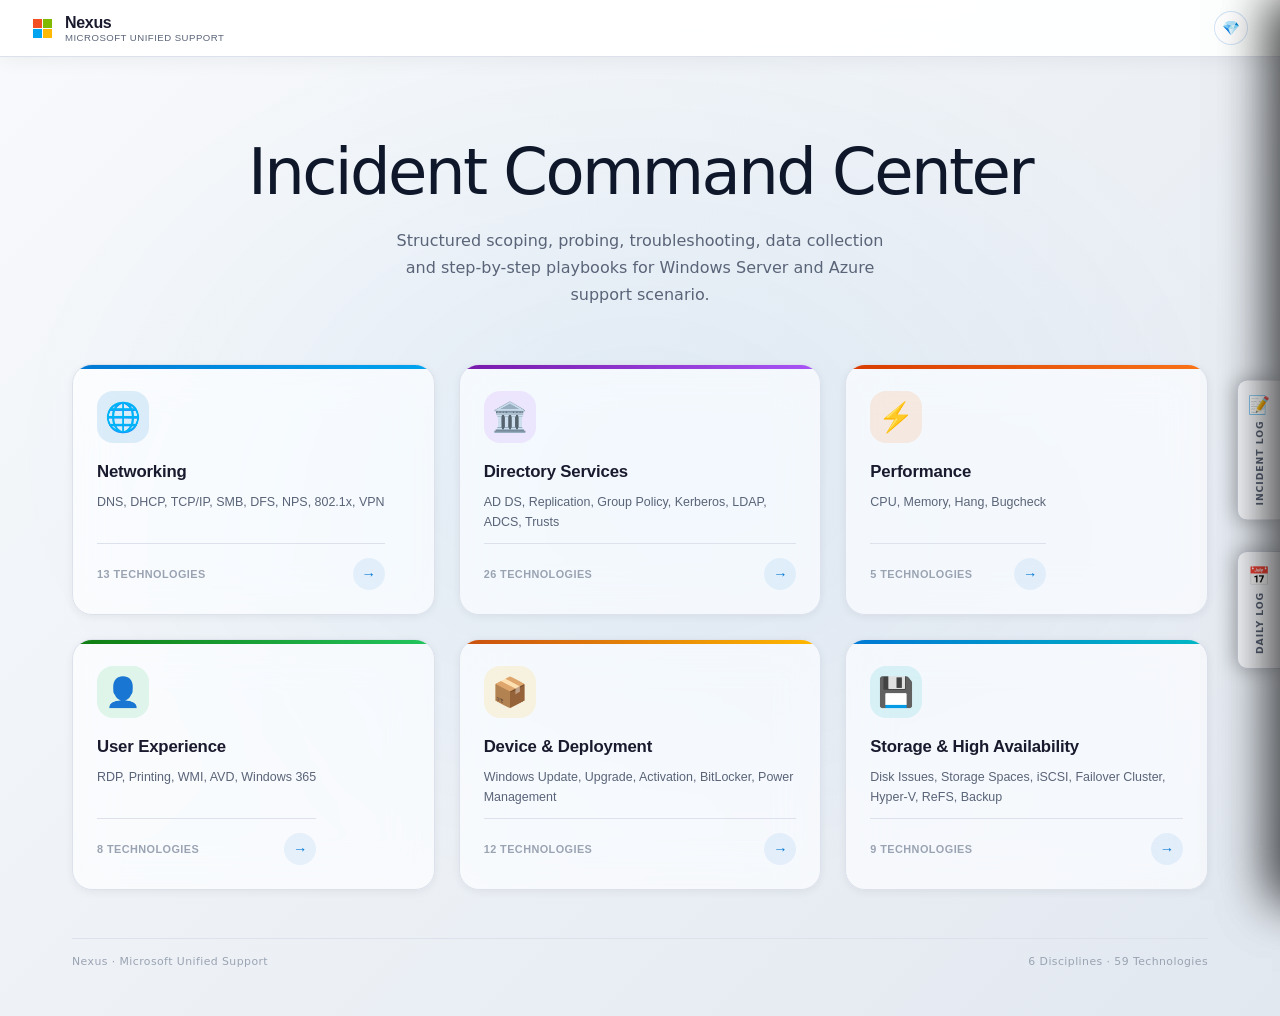
<file: src/index.html>
<!DOCTYPE html>
<html lang="en">
<head>
  <meta charset="UTF-8"/>
  <meta name="viewport" content="width=device-width, initial-scale=1.0"/>
  <title>Nexus — Microsoft Unified Support</title>
  <meta name="description" content="Nexus: structured incident command for Microsoft Unified Support engineers.">
  <meta name="theme-color" content="#2563eb">
  <meta http-equiv="Content-Security-Policy" content="default-src 'self'; script-src 'self' 'unsafe-inline' https://fonts.googleapis.com; style-src 'self' 'unsafe-inline' https://fonts.googleapis.com; font-src 'self' https://fonts.gstatic.com; connect-src 'self' https://generativelanguage.googleapis.com https://router.huggingface.co; img-src 'self' data: https:; frame-ancestors 'self';">
  <link rel="icon" type="image/svg+xml" href="data:image/svg+xml,%3Csvg xmlns='http://www.w3.org/2000/svg' viewBox='0 0 32 32'%3E%3Crect width='14' height='14' x='1' y='1' fill='%23f25022'/%3E%3Crect width='14' height='14' x='17' y='1' fill='%237fba00'/%3E%3Crect width='14' height='14' x='1' y='17' fill='%2300a4ef'/%3E%3Crect width='14' height='14' x='17' y='17' fill='%23ffb900'/%3E%3C/svg%3E">
  <link rel="preconnect" href="https://fonts.googleapis.com">
  <link href="https://fonts.googleapis.com/css2?family=Segoe+UI:wght@300;400;600;700&family=JetBrains+Mono:wght@400;600&display=swap" rel="stylesheet">
  <link rel="stylesheet" href="styles.css"/>
</head>
<body class="theme-glass">

<!-- ── Landing Page ─────────────────────────────────────────── -->
<div id="landingPage" class="page page-landing active">

  <header class="ms-header" aria-label="Nexus Application Header">
    <div class="ms-header-inner">
      <button class="ms-logo" onclick="backToLanding()" aria-label="Go to home">
        <svg class="ms-logo-icon" viewBox="0 0 21 21" xmlns="http://www.w3.org/2000/svg">
          <rect x="1" y="1" width="9" height="9" fill="#f25022"/>
          <rect x="11" y="1" width="9" height="9" fill="#7fba00"/>
          <rect x="1" y="11" width="9" height="9" fill="#00a4ef"/>
          <rect x="11" y="11" width="9" height="9" fill="#ffb900"/>
        </svg>
        <span class="ms-logo-text">
          <span class="ms-logo-product">Nexus</span>
          <span class="ms-logo-org">Microsoft Unified Support</span>
        </span>
      </button>
      <div class="ms-header-actions">
        <button class="ms-theme-btn" id="themeToggle" onclick="toggleTheme()" aria-label="Toggle theme" title="Change theme">
          <span id="themeIcon">🌙</span>
        </button>
      </div>
    </div>
  </header>

  <main class="landing-main" aria-label="Landing Page - Disciplines Selection">
    <div class="landing-hero">
      <h1 class="landing-hero-title">Incident Command Center</h1>
      <p class="landing-hero-sub">Structured scoping, probing, troubleshooting, data collection and step-by-step playbooks for Windows Server and Azure support scenario.</p>
    </div>
    <div class="domain-grid" id="domainGrid"></div>
    <div class="landing-footer">
      <span>Nexus · Microsoft Unified Support</span>
      <span>6 Disciplines · 59 Technologies</span>
    </div>
  </main>
</div>

<!-- ── Domain Page ──────────────────────────────────────────── -->
<div id="domainPage" class="page page-domain">

  <header class="ms-header" aria-label="Domain Page Header">
    <div class="ms-header-inner">
      <button class="ms-logo" onclick="backToLanding()" aria-label="Go to home">
        <svg class="ms-logo-icon" viewBox="0 0 21 21" xmlns="http://www.w3.org/2000/svg">
          <rect x="1" y="1" width="9" height="9" fill="#f25022"/>
          <rect x="11" y="1" width="9" height="9" fill="#7fba00"/>
          <rect x="1" y="11" width="9" height="9" fill="#00a4ef"/>
          <rect x="11" y="11" width="9" height="9" fill="#ffb900"/>
        </svg>
        <span class="ms-logo-text">
          <span class="ms-logo-product">Nexus</span>
          <span class="ms-logo-org">Microsoft Unified Support</span>
        </span>
      </button>
      <div class="ms-header-actions">
        <div class="tier-toggle" role="group" aria-label="Support Tier Selection">
          <button class="tier-btn active" data-tier="l1" onclick="setTier('l1')" aria-label="L1 Support">L1</button>
          <button class="tier-btn" data-tier="l2" onclick="setTier('l2')" aria-label="L2 Support">L2</button>
          <button class="tier-btn" data-tier="both" onclick="setTier('both')" aria-label="Both L1 and L2 Support">Both</button>
        </div>
        <button class="ms-theme-btn" onclick="toggleTheme()" aria-label="Toggle theme" title="Change theme">
          <span id="themeIcon2">🌙</span>
        </button>
      </div>
    </div>
  </header>

  <!-- Domain hero bar -->
  <div class="domain-hero-bar" id="domainHeroBar">
    <div class="domain-hero-inner">
      <button class="domain-back-btn" onclick="backToLanding()" aria-label="Back to disciplines">
        <svg width="16" height="16" viewBox="0 0 16 16" fill="none"><path d="M10 3L5 8L10 13" stroke="currentColor" stroke-width="1.5" stroke-linecap="round" stroke-linejoin="round"/></svg>
        <span>All Disciplines</span>
      </button>
      <div class="domain-hero-identity" id="domainHeroIdentity" aria-live="polite"></div>
    </div>
  </div>

  <main class="domain-main" aria-label="Domain Technology Selection">

    <!-- Tech picker -->
    <div class="tech-section" id="techSection">
      <div class="tech-section-label">Select Technology</div>
      <div class="tech-grid" id="techGrid"></div>
    </div>

    <!-- Question type tabs -->
    <div class="qtype-tabs" id="questionTypeRow" style="display:none;">
      <button class="qtype-tab active" data-type="scoping" onclick="setQtype('scoping')">
        <span class="qtype-icon">🔍</span><span class="qtype-label">Scoping</span>
        <span class="qtype-desc">Environment context</span>
      </button>
      <button class="qtype-tab" data-type="probing" onclick="setQtype('probing')">
        <span class="qtype-icon">🧪</span><span class="qtype-label">Probing</span>
        <span class="qtype-desc">Diagnostic commands</span>
      </button>
      <button class="qtype-tab" data-type="troubleshooting" onclick="setQtype('troubleshooting')">
        <span class="qtype-icon">🛠</span><span class="qtype-label">Troubleshooting</span>
        <span class="qtype-desc">Resolution steps</span>
      </button>
      <button class="qtype-tab" data-type="datacollection" onclick="setQtype('datacollection')">
        <span class="qtype-icon">📦</span><span class="qtype-label">Data Collection</span>
        <span class="qtype-desc">Logs &amp; traces</span>
      </button>
      <button class="qtype-tab" data-type="all" onclick="setQtype('all')">
        <span class="qtype-icon">📋</span><span class="qtype-label">All</span>
        <span class="qtype-desc">Complete set</span>
      </button>
      <button class="qtype-tab" data-type="playbook" onclick="setQtype('playbook')">
        <span class="qtype-icon">🗺</span><span class="qtype-label">Playbook</span>
        <span class="qtype-desc">Step-by-step runbooks</span>
      </button>
    </div>

    <!-- Output area -->
    <div class="output-area" id="outputArea">
      <div class="empty-state" id="emptyState">
        <div class="empty-icon">◈</div>
        <div class="empty-title">Select a Technology</div>
        <div class="empty-desc">Choose a technology above to load questions and playbooks</div>
      </div>
      <div class="questions-output" id="questionsOutput" style="display:none;">
        <div class="output-header">
          <div class="output-meta" id="outputMeta"></div>
          <div class="output-actions">
            <button class="action-btn" onclick="copyAll()">📋 Copy All</button>
            <div class="export-dropdown" id="exportDropdown">
              <button class="action-btn" onclick="toggleExportMenu()">⬇ Export ▾</button>
              <div class="export-menu" id="exportMenu">
                <button class="export-item" onclick="exportTxt()">📄 Export .txt</button>
                <button class="export-item" onclick="exportMd()">📝 Export .md</button>
                <button class="export-item" onclick="exportHtml()">🌐 Export .html</button>
              </div>
            </div>
            <button class="action-btn" onclick="clearChecked()">☐ Clear Checks</button>
          </div>
        </div>
        <div class="search-bar-row">
          <span class="search-icon">🔍</span>
          <input class="search-input" id="searchInput" type="text" placeholder="Search questions… (Ctrl+F)" oninput="filterQuestions()" aria-label="Search questions"/>
          <span class="search-count" id="searchCount"></span>
          <button class="search-clear" id="searchClear" onclick="clearSearch()" style="display:none">✕</button>
        </div>
        <div class="progress-bar-row" id="progressRow" style="display:none">
          <span class="progress-label" id="progressLabel">0 / 0 checked</span>
          <div class="progress-track"><div class="progress-fill" id="progressFill"></div></div>
        </div>
        <div id="questionsList"></div>
      </div>
    </div>

    <div class="loading-state" id="loadingState" style="display:none;">
      <div class="loading-spinner">⟳</div>
      <div class="loading-text">Loading…</div>
    </div>

    <!-- AI Section — hidden from UI, preserved for Phase 2 -->
    <div class="ai-section" id="aiSection" style="display:none;">
      <div class="ai-header">
        <div class="ai-header-top">
          <div>
            <h2 class="ai-title">Incident Advisor</h2>
            <p class="ai-desc">Describe the exact scenario, symptoms, or error for AI-powered analysis.</p>
          </div>
          <button class="action-btn" onclick="clearAiChat()" title="Clear chat (Ctrl+L)">🗑 Clear</button>
        </div>
        <div class="ai-provider-row">
          <span class="ai-provider-label">Provider:</span>
          <div class="ai-provider-toggle">
            <button class="ai-provider-btn active" id="providerGemini" onclick="setAiProvider('gemini')">⚡ Gemini 2.5 Flash</button>
            <button class="ai-provider-btn" id="providerHuggingFace" onclick="setAiProvider('huggingface')">🤗 Qwen2.5-72B</button>
          </div>
          <span class="ai-provider-status" id="aiProviderStatus"></span>
        </div>
        <div class="ai-key-row" id="geminiKeyRow">
          <input class="ai-key-input" id="geminiKeyInput" type="password" placeholder="Paste Gemini API key (AIza...)"/>
          <button class="action-btn" onclick="saveApiKey('gemini')">💾 Save Key</button>
        </div>
        <div class="ai-key-row" id="hfKeyRow">
          <input class="ai-key-input" id="hfKeyInput" type="password" placeholder="Paste HuggingFace API key (hf_...)"/>
          <button class="action-btn" onclick="saveApiKey('huggingface')">💾 Save Key</button>
        </div>
      </div>
      <div class="ai-input-row">
        <textarea class="ai-input" id="aiInput" placeholder="Describe the incident…" aria-label="Incident Advisor input"></textarea>
        <button class="ai-btn" id="aiGenerateBtn" onclick="generateAiQuestions()">
          <span id="aiBtnText">Analyze</span>
          <span id="aiBtnSpinner" class="spinner" style="display:none">⟳</span>
        </button>
      </div>
      <div class="ai-output" id="aiOutput" style="display:none;"></div>
    </div>

  </main>

  <footer class="domain-footer">
    <span>Nexus · Microsoft Unified Support</span>
    <span class="footer-shortcuts">Ctrl+F Search · Ctrl+L Clear · Esc Home</span>
  </footer>
</div>

<!-- Toast -->
<div class="toast" id="toast" role="status" aria-live="polite">Copied!</div>

<!-- Case Notes Tab -->
<div class="cn-tab" id="cnTab" onclick="toggleCaseNotes()" role="button" tabindex="0" aria-label="Open Incident Log">
  <span class="cn-tab-icon">📝</span>
  <span class="cn-tab-label">Incident Log</span>
</div>

<!-- Daily Log Tab -->
<div class="cn-tab cn-tab-daily" id="dailyCnTab" onclick="toggleDailyCaseNotes()" role="button" tabindex="0" aria-label="Open Daily Incident Log">
  <span class="cn-tab-icon">📅</span>
  <span class="cn-tab-label">Daily Log</span>
</div>

<div class="cn-overlay" id="cnOverlay" onclick="toggleCaseNotes()"></div>
<div class="cn-overlay daily-cn-overlay" id="dailyCnOverlay" onclick="toggleDailyCaseNotes()"></div>

<div class="cn-panel" id="cnPanel" role="dialog" aria-label="Incident Log" aria-modal="true">
  <div class="cn-panel-header">
    <div class="cn-panel-title">
      <span class="cn-panel-icon">📝</span>
      <div>
        <div class="cn-panel-name">Incident Log</div>
        <div class="cn-panel-sub">ICM / SR Documentation Builder</div>
      </div>
    </div>
    <div class="cn-header-actions">
      <span class="cn-saved-indicator" id="cnSavedIndicator"></span>
      <button class="cn-action-btn" onclick="clearAllNotes()">🗑 Clear</button>
      <button class="cn-action-btn" onclick="copyCaseNote()">📋 Copy Note</button>
      <button class="cn-close" onclick="toggleCaseNotes()">✕</button>
    </div>
  </div>
  <div class="cn-body">
    <div class="cn-meta-row">
      <div class="cn-meta-field"><label class="cn-label" for="cn-sr">SR / ICM Number</label><input class="cn-input" id="cn-sr" type="text" placeholder="e.g. 2409150040012345" oninput="updatePreview()"></div>
      <div class="cn-meta-field"><label class="cn-label" for="cn-date">Date</label><input class="cn-input" id="cn-date" type="date" oninput="updatePreview()"></div>
      <div class="cn-meta-field"><label class="cn-label" for="cn-followup">Follow-up Date</label><input class="cn-input" id="cn-followup" type="date" oninput="updatePreview()"></div>
      <div class="cn-meta-field"><label class="cn-label" for="cn-engineer">Engineer</label><input class="cn-input" id="cn-engineer" type="text" placeholder="Your name / alias" oninput="updatePreview()"></div>
      <div class="cn-meta-field"><label class="cn-label" for="cn-customer">Customer</label><input class="cn-input" id="cn-customer" type="text" placeholder="Customer / tenant name" oninput="updatePreview()"></div>
      <div class="cn-meta-field"><label class="cn-label" for="cn-tech">Technology</label><input class="cn-input" id="cn-tech" type="text" placeholder="e.g. DNS Server, VPN" oninput="updatePreview()"></div>
      <div class="cn-meta-field"><label class="cn-label" for="cn-severity">Severity</label>
        <select class="cn-input cn-select" id="cn-severity" onchange="updatePreview()">
          <option value="">Select severity</option>
          <option>Sev A – Critical (production down)</option>
          <option>Sev B – High (significant impact)</option>
          <option>Sev C – Moderate (limited impact)</option>
          <option>Sev D – Low (minimal impact)</option>
        </select>
      </div>
      <div class="cn-meta-field"><label class="cn-label" for="cn-status">Case Status</label>
        <select class="cn-input cn-select" id="cn-status" onchange="updatePreview()">
          <option value="">Select status</option>
          <option>🟢 Active – In Progress</option>
          <option>🟡 Waiting on Customer</option>
          <option>🔵 Waiting on Microsoft</option>
          <option>🟣 Escalated to L2 / PG</option>
          <option>✅ Resolved</option>
          <option>🔒 Closed</option>
        </select>
      </div>
      <div class="cn-meta-field"><label class="cn-label" for="cn-contact">Contact Type</label>
        <select class="cn-input cn-select" id="cn-contact" onchange="updatePreview()">
          <option value="">Select type</option>
          <option>📞 Phone</option>
          <option>📧 Email</option>
          <option>💬 Teams / Chat</option>
          <option>🎥 Teams Meeting</option>
          <option>🎫 Portal / Ticket</option>
        </select>
      </div>
    </div>
    <div class="cn-divider"></div>
    <div class="cn-sections">
      <div class="cn-section"><div class="cn-section-header"><span class="cn-section-icon">🔴</span><span class="cn-section-title">Issue</span><span class="cn-section-hint">Symptom, error messages, business impact.</span></div><div class="cn-textarea-toolbar"><button class="cn-toolbar-btn" onclick="insertBullet('cn-issue')" title="Insert bullet">• Bullet</button><button class="cn-toolbar-btn" onclick="insertNumbered('cn-issue')" title="Insert numbered list">1. Number</button><button class="cn-toolbar-btn" onclick="insertDivider('cn-issue')" title="Insert divider">— Divider</button><button class="cn-toolbar-btn" onclick="clearTextarea('cn-issue')" title="Clear text">Clear</button></div><div class="cn-textarea-wrap"><textarea class="cn-textarea" id="cn-issue" rows="4" placeholder="• Describe the problem&#10;• Include exact error messages&#10;• State business impact&#10;• Note when it started" oninput="updatePreview()"></textarea><button class="cn-maximize-btn" onclick="maximizeTextarea('cn-issue')" aria-label="Maximize">⛶</button></div></div>
      <div class="cn-section"><div class="cn-section-header"><span class="cn-section-icon">🎯</span><span class="cn-section-title">Case Scope</span><span class="cn-section-hint">What is in scope and out of scope for this case.</span></div><div class="cn-textarea-toolbar"><button class="cn-toolbar-btn" onclick="insertBullet('cn-scope')" title="Insert bullet">• Bullet</button><button class="cn-toolbar-btn" onclick="insertNumbered('cn-scope')" title="Insert numbered list">1. Number</button><button class="cn-toolbar-btn" onclick="insertDivider('cn-scope')" title="Insert divider">— Divider</button><button class="cn-toolbar-btn" onclick="clearTextarea('cn-scope')" title="Clear text">Clear</button></div><div class="cn-textarea-wrap"><textarea class="cn-textarea" id="cn-scope" rows="4" placeholder="• In scope: specific servers, applications, features&#10;• Out of scope: what is explicitly excluded&#10;• Boundaries and limitations&#10;• Related services or dependencies" oninput="updatePreview()"></textarea><button class="cn-maximize-btn" onclick="maximizeTextarea('cn-scope')" aria-label="Maximize">⛶</button></div></div>
      <div class="cn-section"><div class="cn-section-header"><span class="cn-section-icon">🖥</span><span class="cn-section-title">Environment Details</span><span class="cn-section-hint">OS versions, topology, roles, infrastructure.</span></div><div class="cn-textarea-toolbar"><button class="cn-toolbar-btn" onclick="insertBullet('cn-env')" title="Insert bullet">• Bullet</button><button class="cn-toolbar-btn" onclick="insertNumbered('cn-env')" title="Insert numbered list">1. Number</button><button class="cn-toolbar-btn" onclick="insertDivider('cn-env')" title="Insert divider">— Divider</button><button class="cn-toolbar-btn" onclick="clearTextarea('cn-env')" title="Clear text">Clear</button></div><div class="cn-textarea-wrap"><textarea class="cn-textarea" id="cn-env" rows="4" placeholder="• OS / Windows Server version&#10;• Domain / Forest functional level&#10;• Affected machines / users / sites&#10;• Relevant roles and topology" oninput="updatePreview()"></textarea><button class="cn-maximize-btn" onclick="maximizeTextarea('cn-env')" aria-label="Maximize">⛶</button></div></div>
      <div class="cn-section"><div class="cn-section-header"><span class="cn-section-icon">🔍</span><span class="cn-section-title">Assessment / Troubleshooting Done</span><span class="cn-section-hint">What has already been investigated?</span></div><div class="cn-textarea-toolbar"><button class="cn-toolbar-btn" onclick="insertBullet('cn-assessment')" title="Insert bullet">• Bullet</button><button class="cn-toolbar-btn" onclick="insertNumbered('cn-assessment')" title="Insert numbered list">1. Number</button><button class="cn-toolbar-btn" onclick="insertDivider('cn-assessment')" title="Insert divider">— Divider</button><button class="cn-toolbar-btn" onclick="clearTextarea('cn-assessment')" title="Clear text">Clear</button></div><div class="cn-textarea-wrap"><textarea class="cn-textarea" id="cn-assessment" rows="5" placeholder="• Steps already taken&#10;• Commands run and findings&#10;• Event IDs reviewed&#10;• Current root cause hypothesis" oninput="updatePreview()"></textarea><button class="cn-maximize-btn" onclick="maximizeTextarea('cn-assessment')" aria-label="Maximize">⛶</button></div></div>
      <div class="cn-section"><div class="cn-section-header"><span class="cn-section-icon">📦</span><span class="cn-section-title">Data Collection</span><span class="cn-section-hint">Logs, traces, exports collected or requested.</span></div><div class="cn-textarea-toolbar"><button class="cn-toolbar-btn" onclick="insertBullet('cn-data')" title="Insert bullet">• Bullet</button><button class="cn-toolbar-btn" onclick="insertNumbered('cn-data')" title="Insert numbered list">1. Number</button><button class="cn-toolbar-btn" onclick="insertDivider('cn-data')" title="Insert divider">— Divider</button><button class="cn-toolbar-btn" onclick="clearTextarea('cn-data')" title="Clear text">Clear</button></div><div class="cn-textarea-wrap"><textarea class="cn-textarea" id="cn-data" rows="4" placeholder="• Network traces collected&#10;• Event logs exported&#10;• Data pending from customer" oninput="updatePreview()"></textarea><button class="cn-maximize-btn" onclick="maximizeTextarea('cn-data')" aria-label="Maximize">⛶</button></div></div>
      <div class="cn-section"><div class="cn-section-header"><span class="cn-section-icon">🔁</span><span class="cn-section-title">Repro Steps</span><span class="cn-section-hint">Exact steps to reproduce consistently.</span></div><div class="cn-textarea-toolbar"><button class="cn-toolbar-btn" onclick="insertBullet('cn-repro')" title="Insert bullet">• Bullet</button><button class="cn-toolbar-btn" onclick="insertNumbered('cn-repro')" title="Insert numbered list">1. Number</button><button class="cn-toolbar-btn" onclick="insertDivider('cn-repro')" title="Insert divider">— Divider</button><button class="cn-toolbar-btn" onclick="clearTextarea('cn-repro')" title="Clear text">Clear</button></div><div class="cn-textarea-wrap"><textarea class="cn-textarea" id="cn-repro" rows="4" placeholder="1. Start from known-good state&#10;2. Perform action X&#10;3. Observe symptom Z&#10;• Repro rate" oninput="updatePreview()"></textarea><button class="cn-maximize-btn" onclick="maximizeTextarea('cn-repro')" aria-label="Maximize">⛶</button></div></div>
      <div class="cn-section"><div class="cn-section-header"><span class="cn-section-icon">🕐</span><span class="cn-section-title">Recent Changes</span><span class="cn-section-hint">Changes made before the issue started.</span></div><div class="cn-textarea-toolbar"><button class="cn-toolbar-btn" onclick="insertBullet('cn-changes')" title="Insert bullet">• Bullet</button><button class="cn-toolbar-btn" onclick="insertNumbered('cn-changes')" title="Insert numbered list">1. Number</button><button class="cn-toolbar-btn" onclick="insertDivider('cn-changes')" title="Insert divider">— Divider</button><button class="cn-toolbar-btn" onclick="clearTextarea('cn-changes')" title="Clear text">Clear</button></div><div class="cn-textarea-wrap"><textarea class="cn-textarea" id="cn-changes" rows="4" placeholder="• Windows Updates / patches&#10;• GPO or AD changes&#10;• Network / firewall changes&#10;• Certificate renewals" oninput="updatePreview()"></textarea><button class="cn-maximize-btn" onclick="maximizeTextarea('cn-changes')" aria-label="Maximize">⛶</button></div></div>
      <div class="cn-section"><div class="cn-section-header"><span class="cn-section-icon">📋</span><span class="cn-section-title">Action Plan</span><span class="cn-section-hint">Next steps split by owner.</span></div>
        <div class="cn-action-split">
          <div class="cn-action-col"><div class="cn-action-col-label pending-customer">⏳ Pending on Customer</div><div class="cn-textarea-toolbar"><button class="cn-toolbar-btn" onclick="insertBullet('cn-action-customer')" title="Insert bullet">• Bullet</button><button class="cn-toolbar-btn" onclick="insertNumbered('cn-action-customer')" title="Insert numbered list">1. Number</button><button class="cn-toolbar-btn" onclick="insertDivider('cn-action-customer')" title="Insert divider">— Divider</button><button class="cn-toolbar-btn" onclick="clearTextarea('cn-action-customer')" title="Clear text">Clear</button></div><div class="cn-textarea-wrap"><textarea class="cn-textarea" id="cn-action-customer" rows="5" placeholder="• Run [command] and share output&#10;• Collect [log/trace]&#10;• Confirm if workaround resolves" oninput="updatePreview()"></textarea><button class="cn-maximize-btn" onclick="maximizeTextarea('cn-action-customer')" aria-label="Maximize">⛶</button></div></div>
          <div class="cn-action-col"><div class="cn-action-col-label pending-ms">🔬 Pending on Microsoft</div><div class="cn-textarea-toolbar"><button class="cn-toolbar-btn" onclick="insertBullet('cn-action-ms')" title="Insert bullet">• Bullet</button><button class="cn-toolbar-btn" onclick="insertNumbered('cn-action-ms')" title="Insert numbered list">1. Number</button><button class="cn-toolbar-btn" onclick="insertDivider('cn-action-ms')" title="Insert divider">— Divider</button><button class="cn-toolbar-btn" onclick="clearTextarea('cn-action-ms')" title="Clear text">Clear</button></div><div class="cn-textarea-wrap"><textarea class="cn-textarea" id="cn-action-ms" rows="5" placeholder="• Review logs provided&#10;• Research KB / known issue&#10;• Follow up by [date]" oninput="updatePreview()"></textarea><button class="cn-maximize-btn" onclick="maximizeTextarea('cn-action-ms')" aria-label="Maximize">⛶</button></div></div>
        </div>
      </div>
      <div class="cn-section"><div class="cn-section-header"><span class="cn-section-icon">✅</span><span class="cn-section-title">Resolution / Root Cause</span><span class="cn-section-hint">What ultimately fixed the issue?</span></div><div class="cn-textarea-toolbar"><button class="cn-toolbar-btn" onclick="insertBullet('cn-resolution')" title="Insert bullet">• Bullet</button><button class="cn-toolbar-btn" onclick="insertNumbered('cn-resolution')" title="Insert numbered list">1. Number</button><button class="cn-toolbar-btn" onclick="insertDivider('cn-resolution')" title="Insert divider">— Divider</button><button class="cn-toolbar-btn" onclick="clearTextarea('cn-resolution')" title="Clear text">Clear</button></div><div class="cn-textarea-wrap"><textarea class="cn-textarea" id="cn-resolution" rows="4" placeholder="• Root cause identified&#10;• Fix applied&#10;• KB article reference&#10;• Verification steps" oninput="updatePreview()"></textarea><button class="cn-maximize-btn" onclick="maximizeTextarea('cn-resolution')" aria-label="Maximize">⛶</button></div></div>
      <div class="cn-section"><div class="cn-section-header"><span class="cn-section-icon">🔗</span><span class="cn-section-title">KB / Escalation References</span></div>
        <div class="cn-ref-row">
          <div class="cn-meta-field"><label class="cn-label" for="cn-kb">KB / Known Issue</label><input class="cn-input" id="cn-kb" type="text" placeholder="e.g. KB5034441" oninput="updatePreview()"></div>
          <div class="cn-meta-field"><label class="cn-label" for="cn-escalation">Escalated To</label><input class="cn-input" id="cn-escalation" type="text" placeholder="e.g. L2 Engineer / PG alias" oninput="updatePreview()"></div>
          <div class="cn-meta-field"><label class="cn-label" for="cn-related-sr">Related SR(s)</label><input class="cn-input" id="cn-related-sr" type="text" placeholder="e.g. 2409150040099999" oninput="updatePreview()"></div>
        </div>
      </div>
      <div class="cn-section"><div class="cn-section-header"><span class="cn-section-icon">💬</span><span class="cn-section-title">Additional Notes</span></div><div class="cn-textarea-toolbar"><button class="cn-toolbar-btn" onclick="insertBullet('cn-notes')" title="Insert bullet">• Bullet</button><button class="cn-toolbar-btn" onclick="insertNumbered('cn-notes')" title="Insert numbered list">1. Number</button><button class="cn-toolbar-btn" onclick="insertDivider('cn-notes')" title="Insert divider">— Divider</button><button class="cn-toolbar-btn" onclick="clearTextarea('cn-notes')" title="Clear text">Clear</button></div><div class="cn-textarea-wrap"><textarea class="cn-textarea" id="cn-notes" rows="3" placeholder="• Customer sentiment&#10;• Escalation path&#10;• Internal notes" oninput="updatePreview()"></textarea><button class="cn-maximize-btn" onclick="maximizeTextarea('cn-notes')" aria-label="Maximize">⛶</button></div></div>
    </div>
    <div class="cn-preview-wrap">
      <button class="cn-preview-toggle" onclick="toggleCnPreview()"><span id="cnPreviewToggleIcon">▶</span> Formatted Note Preview</button>
      <pre class="cn-preview" id="cnPreview" style="display:none"></pre>
    </div>
  </div>
</div>

<!-- Daily Log Panel -->
<div class="cn-panel" id="dailyCnPanel" role="dialog" aria-label="Daily Incident Log" aria-modal="true">
  <div class="cn-panel-header">
    <div class="cn-panel-title">
      <span class="cn-panel-icon">📅</span>
      <div>
        <div class="cn-panel-name">Daily Incident Log</div>
        <div class="cn-panel-sub">Daily Documentation Builder</div>
      </div>
    </div>
    <div class="cn-header-actions">
      <span class="cn-saved-indicator" id="dailyCnSavedIndicator"></span>
      <button class="cn-action-btn" onclick="clearDailyNotes()">🗑 Clear</button>
      <button class="cn-action-btn" onclick="copyDailyCaseNote()">📋 Copy Note</button>
      <button class="cn-close" onclick="toggleDailyCaseNotes()">✕</button>
    </div>
  </div>
  <div class="cn-body">
    <div class="cn-meta-row">
      <div class="cn-meta-field"><label class="cn-label" for="daily-cn-date">Date</label><input class="cn-input" id="daily-cn-date" type="date" oninput="updateDailyPreview()"></div>
      <div class="cn-meta-field"><label class="cn-label" for="daily-cn-followup-date">Next Follow-up Date</label><input class="cn-input" id="daily-cn-followup-date" type="date" oninput="updateDailyPreview()"></div>
      <div class="cn-meta-field"><label class="cn-label" for="daily-cn-followup-time">Next Follow-up Time</label><input class="cn-input" id="daily-cn-followup-time" type="time" oninput="updateDailyPreview()"></div>
      <div class="cn-meta-field"><label class="cn-label" for="daily-cn-timezone">Timezone</label>
        <select class="cn-input cn-select" id="daily-cn-timezone" onchange="updateDailyPreview()">
          <option value="">Select timezone</option>
          <optgroup label="UTC / GMT">
            <option value="UTC">UTC (UTC+0)</option>
            <option value="GMT">GMT (UTC+0)</option>
          </optgroup>
          <optgroup label="North America">
            <option value="PST">PST (UTC-8)</option>
            <option value="PDT">PDT (UTC-7)</option>
            <option value="MST">MST (UTC-7)</option>
            <option value="MDT">MDT (UTC-6)</option>
            <option value="CST">CST (UTC-6)</option>
            <option value="CDT">CDT (UTC-5)</option>
            <option value="EST">EST (UTC-5)</option>
            <option value="EDT">EDT (UTC-4)</option>
            <option value="AST">AST (UTC-4)</option>
            <option value="ADT">ADT (UTC-3)</option>
            <option value="NST">NST (UTC-3:30)</option>
            <option value="NDT">NDT (UTC-2:30)</option>
          </optgroup>
          <optgroup label="South America">
            <option value="BOT">BOT (UTC-4)</option>
            <option value="ART">ART (UTC-3)</option>
            <option value="BRT">BRT (UTC-3)</option>
            <option value="CLT">CLT (UTC-4)</option>
            <option value="CLST">CLST (UTC-3)</option>
            <option value="COT">COT (UTC-5)</option>
            <option value="ECT">ECT (UTC-5)</option>
            <option value="PET">PET (UTC-5)</option>
            <option value="VET">VET (UTC-4)</option>
          </optgroup>
          <optgroup label="Europe">
            <option value="WET">WET (UTC+0)</option>
            <option value="WEST">WEST (UTC+1)</option>
            <option value="CET">CET (UTC+1)</option>
            <option value="CEST">CEST (UTC+2)</option>
            <option value="EET">EET (UTC+2)</option>
            <option value="EEST">EEST (UTC+3)</option>
            <option value="GMT">GMT (UTC+0)</option>
            <option value="BST">BST (UTC+1)</option>
            <option value="IRL">IRL (UTC+1)</option>
            <option value="MSK">MSK (UTC+3)</option>
            <option value="FET">FET (UTC+3)</option>
          </optgroup>
          <optgroup label="Africa">
            <option value="WAT">WAT (UTC+1)</option>
            <option value="CAT">CAT (UTC+2)</option>
            <option value="EAT">EAT (UTC+3)</option>
            <option value="SAST">SAST (UTC+2)</option>
            <option value="GET">GET (UTC+4)</option>
          </optgroup>
          <optgroup label="Middle East">
            <option value="TRT">TRT (UTC+3)</option>
            <option value="AST-ME">AST (UTC+3)</option>
            <option value="AST+4">AST (UTC+4)</option>
            <option value="IRST">IRST (UTC+3:30)</option>
            <option value="IRDT">IRDT (UTC+4:30)</option>
            <option value="GST">GST (UTC+4)</option>
            <option value="PKT">PKT (UTC+5)</option>
            <option value="AMT">AMT (UTC+4)</option>
          </optgroup>
          <optgroup label="Asia">
            <option value="BDT">BDT (UTC+6)</option>
            <option value="IST">IST (UTC+5:30)</option>
            <option value="NPT">NPT (UTC+5:45)</option>
            <option value="MMT">MMT (UTC+6:30)</option>
            <option value="WIB">WIB (UTC+7)</option>
            <option value="WITA">WITA (UTC+8)</option>
            <option value="WIT">WIT (UTC+9)</option>
            <option value="CST-CN">CST China (UTC+8)</option>
            <option value="KST">KST (UTC+9)</option>
            <option value="JST">JST (UTC+9)</option>
            <option value="PHT">PHT (UTC+8)</option>
            <option value="SGT">SGT (UTC+8)</option>
            <option value="HKT">HKT (UTC+8)</option>
            <option value="ICT">ICT (UTC+7)</option>
          </optgroup>
          <optgroup label="Pacific">
            <option value="HST">HST (UTC-10)</option>
            <option value="AKST">AKST (UTC-9)</option>
            <option value="AKDT">AKDT (UTC-8)</option>
            <option value="SST">SST (UTC-11)</option>
            <option value="CHAST">CHAST (UTC-12:45)</option>
            <option value="PHOT">PHOT (UTC+13)</option>
            <option value="CHUT">CHUT (UTC+10)</option>
            <option value="CKT">CKT (UTC-10)</option>
            <option value="NUT">NUT (UTC-11)</option>
          </optgroup>
          <optgroup label="Australia / New Zealand">
            <option value="AWST">AWST (UTC+8)</option>
            <option value="ACST">ACST (UTC+9:30)</option>
            <option value="ACDT">ACDT (UTC+10:30)</option>
            <option value="AEST">AEST (UTC+10)</option>
            <option value="AEDT">AEDT (UTC+11)</option>
            <option value="NZST">NZST (UTC+12)</option>
            <option value="NZDT">NZDT (UTC+13)</option>
          </optgroup>
          <optgroup label="Other">
            <option value="MHT">MHT (UTC+12)</option>
            <option value="FJT">FJT (UTC+12)</option>
            <option value="TOT">TOT (UTC+13)</option>
          </optgroup>
        </select>
      </div>
    </div>
    <div class="cn-divider"></div>
    <div class="cn-sections">
      <div class="cn-section"><div class="cn-section-header"><span class="cn-section-icon">🔍</span><span class="cn-section-title">Troubleshooting Done</span><span class="cn-section-hint">What has already been investigated?</span></div><div class="cn-textarea-toolbar"><button class="cn-toolbar-btn" onclick="insertBullet('daily-cn-troubleshooting')" title="Insert bullet">• Bullet</button><button class="cn-toolbar-btn" onclick="insertNumbered('daily-cn-troubleshooting')" title="Insert numbered list">1. Number</button><button class="cn-toolbar-btn" onclick="insertDivider('daily-cn-troubleshooting')" title="Insert divider">— Divider</button><button class="cn-toolbar-btn" onclick="clearTextarea('daily-cn-troubleshooting')" title="Clear text">Clear</button></div><div class="cn-textarea-wrap"><textarea class="cn-textarea" id="daily-cn-troubleshooting" rows="5" placeholder="• Steps already taken&#10;• Commands run and findings&#10;• Event IDs reviewed&#10;• Current root cause hypothesis" oninput="updateDailyPreview()"></textarea><button class="cn-maximize-btn" onclick="maximizeTextarea('daily-cn-troubleshooting')" aria-label="Maximize">⛶</button></div></div>
      <div class="cn-section"><div class="cn-section-header"><span class="cn-section-icon">📋</span><span class="cn-section-title">Action Plan</span><span class="cn-section-hint">Next steps split by owner.</span></div>
        <div class="cn-action-split">
          <div class="cn-action-col"><div class="cn-action-col-label pending-customer">⏳ Pending on Customer</div><div class="cn-textarea-toolbar"><button class="cn-toolbar-btn" onclick="insertBullet('daily-cn-action-customer')" title="Insert bullet">• Bullet</button><button class="cn-toolbar-btn" onclick="insertNumbered('daily-cn-action-customer')" title="Insert numbered list">1. Number</button><button class="cn-toolbar-btn" onclick="insertDivider('daily-cn-action-customer')" title="Insert divider">— Divider</button><button class="cn-toolbar-btn" onclick="clearTextarea('daily-cn-action-customer')" title="Clear text">Clear</button></div><div class="cn-textarea-wrap"><textarea class="cn-textarea" id="daily-cn-action-customer" rows="5" placeholder="• Run [command] and share output&#10;• Collect [log/trace]&#10;• Confirm if workaround resolves" oninput="updateDailyPreview()"></textarea><button class="cn-maximize-btn" onclick="maximizeTextarea('daily-cn-action-customer')" aria-label="Maximize">⛶</button></div></div>
          <div class="cn-action-col"><div class="cn-action-col-label pending-ms">🔬 Pending on Microsoft</div><div class="cn-textarea-toolbar"><button class="cn-toolbar-btn" onclick="insertBullet('daily-cn-action-ms')" title="Insert bullet">• Bullet</button><button class="cn-toolbar-btn" onclick="insertNumbered('daily-cn-action-ms')" title="Insert numbered list">1. Number</button><button class="cn-toolbar-btn" onclick="insertDivider('daily-cn-action-ms')" title="Insert divider">— Divider</button><button class="cn-toolbar-btn" onclick="clearTextarea('daily-cn-action-ms')" title="Clear text">Clear</button></div><div class="cn-textarea-wrap"><textarea class="cn-textarea" id="daily-cn-action-ms" rows="5" placeholder="• Review logs provided&#10;• Research KB / known issue&#10;• Follow up by [date]" oninput="updateDailyPreview()"></textarea><button class="cn-maximize-btn" onclick="maximizeTextarea('daily-cn-action-ms')" aria-label="Maximize">⛶</button></div></div>
        </div>
      </div>
    </div>
    <div class="cn-preview-wrap">
      <button class="cn-preview-toggle" onclick="toggleDailyCnPreview()"><span id="dailyCnPreviewToggleIcon">▶</span> Formatted Note Preview</button>
      <pre class="cn-preview" id="dailyCnPreview" style="display:none"></pre>
    </div>
  </div>
</div>

<!-- Textarea Maximize Modal -->
<div class="cn-maximize-modal" id="cnMaximizeModal" role="dialog" aria-modal="true">
  <div class="cn-maximize-header">
    <span class="cn-maximize-title" id="cnMaximizeTitle">Expanded View</span>
    <button class="cn-maximize-close" onclick="closeMaximize()" aria-label="Close">✕</button>
  </div>
  <div class="cn-textarea-toolbar" id="cnMaximizeToolbar">
    <button class="cn-toolbar-btn" onclick="insertBullet('cnMaximizeTextarea')" title="Insert bullet">• Bullet</button>
    <button class="cn-toolbar-btn" onclick="insertNumbered('cnMaximizeTextarea')" title="Insert numbered list">1. Number</button>
    <button class="cn-toolbar-btn" onclick="insertDivider('cnMaximizeTextarea')" title="Insert divider">— Divider</button>
    <button class="cn-toolbar-btn" onclick="clearTextarea('cnMaximizeTextarea')" title="Clear text">Clear</button>
  </div>
  <textarea class="cn-maximize-textarea" id="cnMaximizeTextarea"></textarea>
</div>

<script src="app.js"></script>
</body>
</html>
</file>
<file: src/styles.css>
/* ── Variables ───────────────────────────────────────────────── */
:root {
  --bg:         #f8fafc;
  --bg2:        #f1f5f9;
  --surface:    rgba(255,255,255,0.85);
  --surface2:   rgba(255,255,255,0.92);
  --surface3:   rgba(255,255,255,0.96);
  --border:     rgba(148,163,184,0.30);
  --border2:    rgba(100,116,139,0.50);
  --accent:     #2563eb;
  --accent2:    #1d4ed8;
  --accent-dim: rgba(37,99,235,0.10);
  --accent-glow:rgba(37,99,235,0.15);
  --ms-red:     #dc2626;
  --ms-green:   #16a34a;
  --ms-blue:    #2563eb;
  --ms-yellow:  #ca8a04;
  --l1:         #16a34a;
  --l2:         #ea580c;
  --l1-dim:     rgba(22,163,74,0.12);
  --l2-dim:     rgba(234,88,12,0.12);
  --text:       #0f172a;
  --text2:      #475569;
  --text3:      #94a3b8;
  --red:        #dc2626;
  --head:       'Segoe UI', system-ui, -apple-system, sans-serif;
  --mono:       'JetBrains Mono', 'Cascadia Code', monospace;
  --r:          8px;
  --rl:         16px;
  --transition: all 0.3s cubic-bezier(0.4,0,0.2,1);
  --transition-fast: all 0.15s cubic-bezier(0.4,0,0.2,1);
  --transition-slow: all 0.5s cubic-bezier(0.4,0,0.2,1);
}

/* ── Reset ───────────────────────────────────────────────────── */
*,*::before,*::after { box-sizing: border-box; margin: 0; padding: 0; }
html { font-size: 16px; scroll-behavior: smooth; }
body {
  background: linear-gradient(135deg, #f8fafc 0%, #e2e8f0 100%);
  color: var(--text);
  font-family: var(--head);
  min-height: 100vh;
  overflow-x: hidden;
}

/* ── Page System ─────────────────────────────────────────────── */
.page { display: none; min-height: 100vh; }
.page.active { display: flex; flex-direction: column; }

/* ── Microsoft Header ────────────────────────────────────────── */
.ms-header {
  background: rgba(255,255,255,0.85);
  backdrop-filter: blur(20px) saturate(1.8);
  -webkit-backdrop-filter: blur(20px) saturate(1.8);
  border-bottom: 1px solid var(--border);
  box-shadow: 0 4px 20px rgba(0,0,0,0.05), 0 1px 0 rgba(255,255,255,0.8) inset;
  padding: 0 2rem;
  flex-shrink: 0;
  position: sticky;
  top: 0;
  z-index: 100;
  transition: all 0.3s ease;
}
.ms-header:hover {
  box-shadow: 0 6px 25px rgba(0,0,0,0.08), 0 1px 0 rgba(255,255,255,0.9) inset;
}
.ms-header-inner {
  max-width: 1400px;
  margin: 0 auto;
  height: 56px;
  display: flex;
  align-items: center;
  justify-content: space-between;
  gap: 1rem;
}
.ms-logo {
  display: flex;
  align-items: center;
  gap: 12px;
  background: none;
  border: none;
  cursor: pointer;
  padding: 0;
  text-align: left;
  text-decoration: none;
  transition: var(--transition);
  position: relative;
}
.ms-logo:hover { 
  opacity: 0.9;
  transform: translateY(-1px);
}
.ms-logo::after {
  content: '';
  position: absolute;
  bottom: -4px;
  left: 0;
  width: 0;
  height: 2px;
  background: var(--accent);
  transition: width 0.3s ease;
}
.ms-logo:hover::after {
  width: 100%;
}
.ms-logo-icon {
  width: 21px;
  height: 21px;
  flex-shrink: 0;
}
.ms-logo-product {
  display: block;
  font-size: 1rem;
  font-weight: 700;
  color: var(--text);
  letter-spacing: -0.02em;
}
.ms-logo-org {
  display: block;
  font-size: 0.6rem;
  color: var(--text2);
  letter-spacing: 0.05em;
  text-transform: uppercase;
}
.ms-header-actions {
  display: flex;
  align-items: center;
  gap: 10px;
}
.ms-theme-btn {
  width: 34px;
  height: 34px;
  border-radius: 50%;
  border: 1px solid rgba(180,210,240,0.60);
  background: rgba(255,255,255,0.55);
  backdrop-filter: blur(8px);
  cursor: pointer;
  display: flex;
  align-items: center;
  justify-content: center;
  font-size: 0.9rem;
  transition: var(--transition);
}
.ms-theme-btn:hover {
  border-color: var(--accent);
  background: rgba(255,255,255,0.80);
}

/* ── Tier Toggle ─────────────────────────────────────────────── */
.tier-toggle {
  display: flex;
  gap: 2px;
  background: rgba(255,255,255,0.50);
  border: 1px solid rgba(180,210,240,0.55);
  border-radius: var(--r);
  padding: 3px;
  backdrop-filter: blur(8px);
}
.tier-btn {
  background: none;
  border: none;
  cursor: pointer;
  padding: 5px 14px;
  border-radius: 4px;
  font-family: var(--head);
  font-size: 0.75rem;
  font-weight: 600;
  color: var(--text2);
  transition: var(--transition);
}
.tier-btn:hover { color: var(--text); background: var(--surface2); }
.tier-btn.active { background: var(--accent); color: #fff; }

/* ── Landing Page ────────────────────────────────────────────── */
.page-landing {
  background: transparent;
  position: relative;
  overflow: hidden;
}

.page-landing::before {
  content: '';
  position: fixed;
  inset: 0;
  background:
    radial-gradient(ellipse 80% 60% at 20% 10%, rgba(180,210,255,0.55) 0%, transparent 60%),
    radial-gradient(ellipse 60% 50% at 80% 80%, rgba(200,180,255,0.30) 0%, transparent 55%),
    radial-gradient(ellipse 50% 40% at 60% 30%, rgba(160,230,255,0.25) 0%, transparent 50%);
  background-color: #dce8f8;
  pointer-events: none;
  z-index: 0;
}

.landing-main {
  flex: 1;
  max-width: 1200px;
  margin: 0 auto;
  padding: 4rem 2rem 3rem;
  display: flex;
  flex-direction: column;
  gap: 3rem;
  position: relative;
  z-index: 1;
  width: 100%;
}

/* ── Landing Hero ────────────────────────────────────────────── */
.landing-hero {
  text-align: center;
  padding: 1rem 0 0.5rem;
}
.landing-hero-eyebrow {
  display: inline-block;
  font-size: 0.72rem;
  font-weight: 600;
  letter-spacing: 0.14em;
  text-transform: uppercase;
  color: var(--accent);
  background: var(--accent-dim);
  border: 1px solid rgba(37,99,235,0.25);
  border-radius: 20px;
  padding: 4px 14px;
  margin-bottom: 1.2rem;
  animation: fadeInUp 0.8s ease-out;
}
.landing-hero-title {
  font-size: clamp(2.6rem, 5vw, 4rem);
  font-weight: 300;
  line-height: 1.1;
  letter-spacing: -0.04em;
  color: #0f172a;
  margin-bottom: 1.2rem;
  animation: fadeInUp 0.8s ease-out 0.2s both;
}
.landing-hero-title strong {
  font-weight: 700;
  color: var(--accent);
}
.landing-hero-sub {
  font-size: 1rem;
  color: var(--text2);
  max-width: 520px;
  margin: 0 auto;
  line-height: 1.7;
  animation: fadeInUp 0.8s ease-out 0.4s both;
}

/* ── Domain Grid ─────────────────────────────────────────────── */
.domain-grid {
  display: grid;
  grid-template-columns: repeat(3, 1fr);
  gap: 24px;
  max-width: 1200px;
  margin: 0 auto;
}

@media (max-width: 1024px) {
  .domain-grid { grid-template-columns: repeat(2, 1fr); max-width: 640px; }
}

@media (max-width: 640px) {
  .domain-grid { grid-template-columns: 1fr; max-width: 400px; }
}

.domain-card {
  position: relative;
  display: flex;
  flex-direction: column;
  gap: 0;
  background: rgba(255,255,255,0.65);
  border: 1px solid var(--border);
  border-radius: 20px;
  padding: 0;
  cursor: pointer;
  text-align: left;
  transition: var(--transition);
  overflow: hidden;
  outline: none;
  backdrop-filter: blur(20px) saturate(1.6);
  -webkit-backdrop-filter: blur(20px) saturate(1.6);
  box-shadow: 0 4px 20px rgba(0,0,0,0.06), 0 1px 0 rgba(255,255,255,0.8) inset;
}
.domain-card:hover {
  border-color: var(--accent);
  transform: translateY(-4px);
  box-shadow: 0 12px 40px rgba(37,99,235,0.15), 0 1px 0 rgba(255,255,255,0.9) inset, 0 0 20px rgba(37,99,235,0.2);
  background: rgba(255,255,255,0.85);
  animation: cardGlow 0.3s ease-out;
}

@keyframes cardGlow {
  0% {
    box-shadow: 0 4px 20px rgba(0,0,0,0.06), 0 1px 0 rgba(255,255,255,0.8) inset;
  }
  100% {
    box-shadow: 0 12px 40px rgba(37,99,235,0.15), 0 1px 0 rgba(255,255,255,0.9) inset, 0 0 20px rgba(37,99,235,0.2);
  }
}
.domain-card:focus-visible {
  outline: 2px solid var(--accent);
  outline-offset: 2px;
  transform: translateY(-2px);
}

/* Coloured top accent bar per domain */
.domain-card-bar {
  height: 4px;
  width: 100%;
  flex-shrink: 0;
}
.domain-card-body {
  padding: 22px 24px 24px;
  display: flex;
  flex-direction: column;
  gap: 10px;
  flex: 1;
}
.domain-card-icon-wrap {
  width: 52px;
  height: 52px;
  border-radius: 16px;
  display: flex;
  align-items: center;
  justify-content: center;
  font-size: 1.8rem;
  flex-shrink: 0;
  margin-bottom: 8px;
  background: linear-gradient(135deg, var(--accent-dim) 0%, transparent 100%);
  transition: var(--transition);
}
.domain-card:hover .domain-card-icon-wrap {
  transform: scale(1.1);
  background: linear-gradient(135deg, var(--accent-glow) 0%, transparent 100%);
}
.domain-card-label {
  font-size: 1.05rem;
  font-weight: 700;
  color: var(--text);
  letter-spacing: -0.01em;
  line-height: 1.3;
}
.domain-card-desc {
  font-size: 0.78rem;
  color: var(--text2);
  line-height: 1.6;
}
.domain-card-footer {
  display: flex;
  align-items: center;
  justify-content: space-between;
  margin-top: auto;
  padding-top: 14px;
  border-top: 1px solid var(--border);
}
.domain-card-count {
  font-size: 0.68rem;
  color: var(--text3);
  font-weight: 600;
  letter-spacing: 0.04em;
  text-transform: uppercase;
}
.domain-card-arrow {
  width: 32px;
  height: 32px;
  border-radius: 50%;
  background: var(--accent-dim);
  color: var(--accent);
  font-size: 0.9rem;
  display: flex;
  align-items: center;
  justify-content: center;
  transition: var(--transition);
}
.domain-card:hover .domain-card-arrow {
  background: var(--accent);
  color: white;
  transform: translateX(4px);
}

/* Per-domain colour theming */
.domain-card[data-domain="networking"]         .domain-card-bar { background: linear-gradient(90deg, #0078d4, #00a4ef); }
.domain-card[data-domain="directory_services"] .domain-card-bar { background: linear-gradient(90deg, #7719aa, #a855f7); }
.domain-card[data-domain="performance"]        .domain-card-bar { background: linear-gradient(90deg, #d83b01, #f97316); }
.domain-card[data-domain="user_experience"]    .domain-card-bar { background: linear-gradient(90deg, #107c10, #22c55e); }
.domain-card[data-domain="device_deployment"]  .domain-card-bar { background: linear-gradient(90deg, #ca5010, #ffb900); }
.domain-card[data-domain="storage_ha"]         .domain-card-bar { background: linear-gradient(90deg, #0078d4, #00b7c3); }
.domain-card[data-domain="collaboration"]      .domain-card-bar { background: linear-gradient(90deg, #464eb8, #6264a7); }

.domain-card[data-domain="networking"]         .domain-card-icon-wrap { background: rgba(0,120,212,0.12); }
.domain-card[data-domain="directory_services"] .domain-card-icon-wrap { background: rgba(168,85,247,0.12); }
.domain-card[data-domain="performance"]        .domain-card-icon-wrap { background: rgba(249,115,22,0.12); }
.domain-card[data-domain="user_experience"]    .domain-card-icon-wrap { background: rgba(34,197,94,0.12); }
.domain-card[data-domain="device_deployment"]  .domain-card-icon-wrap { background: rgba(255,185,0,0.12); }
.domain-card[data-domain="storage_ha"]         .domain-card-icon-wrap { background: rgba(0,183,195,0.12); }
.domain-card[data-domain="collaboration"]      .domain-card-icon-wrap { background: rgba(98,100,167,0.12); }

/* ── Landing Footer ──────────────────────────────────────────── */
.landing-footer {
  display: flex;
  justify-content: space-between;
  align-items: center;
  flex-wrap: wrap;
  gap: 8px;
  font-size: 0.68rem;
  color: var(--text3);
  letter-spacing: 0.04em;
  padding-top: 1rem;
  border-top: 1px solid var(--border);
}

/* ── Domain Page ─────────────────────────────────────────────── */
.page-domain { background: #dce8f8; }

/* Domain hero bar */
.domain-hero-bar {
  background: rgba(240,246,255,0.70);
  backdrop-filter: blur(20px);
  -webkit-backdrop-filter: blur(20px);
  border-bottom: 1px solid rgba(180,210,240,0.50);
  padding: 0 2rem;
  flex-shrink: 0;
}
.domain-hero-inner {
  max-width: 1400px;
  margin: 0 auto;
  height: 52px;
  display: flex;
  align-items: center;
  gap: 16px;
}
.domain-back-btn {
  display: flex;
  align-items: center;
  gap: 6px;
  background: none;
  border: 1px solid var(--border);
  border-radius: var(--r);
  padding: 5px 12px;
  cursor: pointer;
  font-family: var(--head);
  font-size: 0.75rem;
  font-weight: 600;
  color: var(--text2);
  transition: var(--transition);
  white-space: nowrap;
}
.domain-back-btn:hover { border-color: var(--accent); color: var(--accent); }
.domain-hero-identity {
  display: flex;
  align-items: center;
  gap: 10px;
}
.domain-hero-icon {
  font-size: 1.2rem;
}
.domain-hero-name {
  font-size: 0.9rem;
  font-weight: 700;
  color: var(--text);
}
.domain-hero-bar-strip {
  height: 3px;
  border-radius: 2px;
  width: 40px;
}

/* Domain main content */
.domain-main {
  flex: 1;
  max-width: 1400px;
  margin: 0 auto;
  padding: 2rem 2rem 4rem;
  display: flex;
  flex-direction: column;
  gap: 1.5rem;
  width: 100%;
}

/* ── Tech Section ────────────────────────────────────────────── */
.tech-section { display: flex; flex-direction: column; gap: 10px; }
.tech-section-label {
  font-size: 0.68rem;
  font-weight: 700;
  letter-spacing: 0.1em;
  text-transform: uppercase;
  color: var(--text3);
}
.tech-grid {
  display: grid;
  grid-template-columns: repeat(auto-fill, minmax(150px, 1fr));
  gap: 8px;
}
.tech-btn {
  display: flex;
  flex-direction: column;
  align-items: center;
  gap: 8px;
  background: var(--surface);
  border: 1px solid var(--border);
  border-radius: var(--rl);
  padding: 18px 12px;
  cursor: pointer;
  transition: var(--transition);
  text-align: center;
}
.tech-btn:hover {
  border-color: var(--border2);
  background: var(--surface2);
  transform: translateY(-2px);
}
.tech-btn.active {
  border-color: var(--accent);
  background: var(--accent-dim);
  box-shadow: 0 0 0 1px rgba(0,120,212,0.2);
  animation: techSelect 0.3s ease-out;
}

@keyframes techSelect {
  0% {
    transform: scale(0.95);
    opacity: 0.8;
  }
  50% {
    transform: scale(1.02);
  }
  100% {
    transform: scale(1);
    opacity: 1;
  }
}
.tech-icon { font-size: 1.4rem; }
.tech-label {
  font-size: 0.72rem;
  font-weight: 700;
  color: var(--text2);
  letter-spacing: 0.03em;
  line-height: 1.3;
}
.tech-btn.active .tech-label { color: var(--accent); }

/* ── Question Type Tabs ──────────────────────────────────────── */
.qtype-tabs {
  display: flex;
  gap: 6px;
  flex-wrap: wrap;
}
.qtype-tab {
  flex: 1;
  min-width: 110px;
  display: flex;
  flex-direction: column;
  align-items: flex-start;
  gap: 3px;
  background: var(--surface);
  border: 1px solid var(--border);
  border-radius: var(--rl);
  padding: 12px 14px;
  cursor: pointer;
  transition: var(--transition);
  text-align: left;
}
.qtype-tab:hover { background: var(--surface2); border-color: var(--border2); }
.qtype-tab.active { border-color: var(--accent); background: var(--accent-dim); }
.qtype-icon { font-size: 1rem; }
.qtype-label {
  font-size: 0.82rem;
  font-weight: 700;
  color: var(--text);
}
.qtype-desc { font-size: 0.65rem; color: var(--text2); }
.qtype-tab.active .qtype-desc { color: rgba(0,120,212,0.8); }

/* ── Output Area ─────────────────────────────────────────────── */
.output-area {
  background: var(--surface);
  border: 1px solid var(--border);
  border-radius: var(--rl);
  min-height: 200px;
  overflow: hidden;
}
.empty-state {
  display: flex;
  flex-direction: column;
  align-items: center;
  justify-content: center;
  padding: 4rem 2rem;
  gap: 10px;
  color: var(--text3);
}
.empty-icon { font-size: 2rem; opacity: 0.2; }
.empty-title { font-size: 1rem; font-weight: 700; }
.empty-desc { font-size: 0.78rem; text-align: center; line-height: 1.6; }

.output-header {
  display: flex;
  align-items: center;
  justify-content: space-between;
  flex-wrap: wrap;
  padding: 12px 18px;
  border-bottom: 1px solid var(--border);
  gap: 10px;
}
.output-meta { display: flex; gap: 6px; flex-wrap: wrap; }
.meta-tag {
  background: var(--surface2);
  border: 1px solid var(--border);
  border-radius: 4px;
  padding: 3px 10px;
  font-size: 0.7rem;
  font-weight: 600;
  color: var(--text2);
  letter-spacing: 0.03em;
}
.meta-tag.tier-l1  { border-color: rgba(34,197,94,.3);  color: var(--l1);    background: var(--l1-dim); }
.meta-tag.tier-l2  { border-color: rgba(245,158,11,.3); color: var(--l2);    background: var(--l2-dim); }
.meta-tag.tier-both{ border-color: rgba(0,120,212,.3);  color: var(--accent); background: var(--accent-dim); }
.output-actions { display: flex; gap: 6px; align-items: center; }

/* Action buttons */
.action-btn {
  background: var(--surface2);
  border: 1px solid var(--border);
  border-radius: var(--r);
  padding: 6px 12px;
  cursor: pointer;
  font-family: var(--head);
  font-size: 0.72rem;
  font-weight: 600;
  color: var(--text2);
  transition: var(--transition);
  white-space: nowrap;
}
.action-btn:hover { border-color: var(--accent); color: var(--accent); }

/* Export dropdown */
.export-dropdown { position: relative; }
.export-menu {
  display: none;
  position: absolute;
  top: calc(100% + 6px);
  right: 0;
  background: var(--surface2);
  border: 1px solid var(--border2);
  border-radius: var(--r);
  overflow: hidden;
  box-shadow: 0 8px 24px rgba(0,0,0,0.4);
  z-index: 50;
  min-width: 150px;
}
.export-menu.open { display: block; }
.export-item {
  display: block;
  width: 100%;
  text-align: left;
  background: none;
  border: none;
  cursor: pointer;
  padding: 9px 14px;
  font-family: var(--head);
  font-size: 0.75rem;
  font-weight: 600;
  color: var(--text2);
  transition: background 0.12s;
}
.export-item:hover { background: var(--surface3); color: var(--accent); }

/* Search bar */
.search-bar-row {
  display: flex;
  align-items: center;
  gap: 8px;
  padding: 9px 18px;
  border-bottom: 1px solid var(--border);
  background: var(--bg2);
}
.search-icon { font-size: 0.85rem; color: var(--text3); flex-shrink: 0; }
.search-input {
  flex: 1;
  background: transparent;
  border: none;
  font-family: var(--mono);
  font-size: 0.8rem;
  color: var(--text);
  outline: none;
}
.search-input::placeholder { color: var(--text3); }
.search-count { font-size: 0.68rem; color: var(--text2); font-weight: 600; white-space: nowrap; }
.search-clear {
  background: none;
  border: none;
  cursor: pointer;
  color: var(--text3);
  font-size: 0.8rem;
  padding: 2px 5px;
  border-radius: 4px;
  transition: color 0.13s;
}
.search-clear:hover { color: var(--red); }
.q-hidden { display: none; }
.q-highlight { background: rgba(0,120,212,0.2); border-radius: 2px; color: #60b0ff; }

/* Progress bar */
.progress-bar-row {
  display: flex;
  align-items: center;
  gap: 12px;
  padding: 7px 18px;
  border-bottom: 1px solid var(--border);
  background: var(--bg2);
}
.progress-label { font-size: 0.68rem; font-weight: 700; color: var(--text2); white-space: nowrap; }
.progress-track { flex: 1; height: 3px; background: var(--border); border-radius: 2px; overflow: hidden; }
.progress-fill {
  height: 100%;
  width: 0%;
  background: var(--l1);
  border-radius: 2px;
  transition: width 0.4s cubic-bezier(0.4, 0, 0.2, 1);
  box-shadow: 0 0 8px rgba(34,197,94,0.3);
}

/* ── Question Sections ───────────────────────────────────────── */
.question-section { padding: 0; }
.question-section + .question-section { border-top: 1px solid var(--border); }

.section-label {
  display: flex;
  align-items: center;
  gap: 8px;
  padding: 10px 18px;
  background: var(--bg2);
  border-bottom: 1px solid var(--border);
  flex-wrap: wrap;
}
.label-icon { font-size: 0.9rem; }
.label-tier {
  font-size: 0.62rem;
  font-weight: 700;
  letter-spacing: 0.1em;
  padding: 2px 8px;
  border-radius: 4px;
}
.label-tier.l1 { background: var(--l1-dim); color: var(--l1); border: 1px solid rgba(34,197,94,.3); }
.label-tier.l2 { background: var(--l2-dim); color: var(--l2); border: 1px solid rgba(245,158,11,.3); }
.label-type { font-size: 0.8rem; font-weight: 700; color: var(--text); }
.label-desc { font-size: 0.67rem; color: var(--text2); }
.label-count { font-size: 0.65rem; color: var(--text3); margin-left: auto; }

.question-item {
  display: flex;
  align-items: flex-start;
  gap: 12px;
  padding: 12px 18px;
  border-bottom: 1px solid var(--border);
  transition: background 0.12s;
}
.question-item:hover { background: var(--surface2); }
.question-item:last-child { border-bottom: none; }
.q-num { font-size: 0.65rem; font-weight: 700; color: var(--text3); min-width: 20px; padding-top: 2px; font-family: var(--mono); }
.q-text { flex: 1; font-size: 0.82rem; color: var(--text); line-height: 1.65; font-family: var(--mono); }
.q-copy {
  background: none;
  border: 1px solid transparent;
  border-radius: 4px;
  padding: 2px 6px;
  cursor: pointer;
  color: var(--text3);
  font-size: 0.75rem;
  transition: var(--transition);
  opacity: 0;
  flex-shrink: 0;
}
.question-item:hover .q-copy { opacity: 1; }
.q-copy:hover { border-color: var(--accent); color: var(--accent); }

/* Checkboxes */
.q-check {
  appearance: none;
  -webkit-appearance: none;
  width: 15px;
  height: 15px;
  flex-shrink: 0;
  border: 1.5px solid var(--border2);
  border-radius: 3px;
  background: var(--surface);
  cursor: pointer;
  transition: var(--transition);
  margin-top: 3px;
}
.q-check:checked {
  background: var(--l1);
  border-color: var(--l1);
  background-image: url("data:image/svg+xml,%3Csvg xmlns='http://www.w3.org/2000/svg' viewBox='0 0 12 12'%3E%3Cpath d='M2 6l3 3 5-5' stroke='%23000' stroke-width='1.8' fill='none' stroke-linecap='round'/%3E%3C/svg%3E");
  background-repeat: no-repeat;
  background-position: center;
}
.question-item.checked {
  background: rgba(34,197,94,0.05);
  animation: checkComplete 0.4s ease-out;
}

@keyframes checkComplete {
  0% {
    background: rgba(34,197,94,0.2);
    transform: scale(1.02);
  }
  100% {
    background: rgba(34,197,94,0.05);
    transform: scale(1);
  }
}

.question-item.checked .q-text {
  color: var(--text2);
  text-decoration: line-through;
  text-decoration-color: rgba(34,197,94,0.4);
  transition: text-decoration 0.3s ease-out;
}

/* ── Playbooks ───────────────────────────────────────────────── */
.pb-symptom-grid {
  display: grid;
  grid-template-columns: repeat(auto-fill, minmax(220px, 1fr));
  gap: 10px;
  padding: 18px;
}
.pb-symptom-card {
  display: flex;
  flex-direction: column;
  align-items: flex-start;
  gap: 6px;
  background: var(--surface2);
  border: 1px solid var(--border);
  border-radius: var(--rl);
  padding: 14px 16px;
  cursor: pointer;
  text-align: left;
  transition: var(--transition);
}
.pb-symptom-card:hover {
  border-color: var(--accent);
  background: var(--accent-dim);
  transform: translateY(-2px);
}
.pb-symptom-title { font-size: 0.82rem; font-weight: 700; color: var(--text); line-height: 1.4; }
.pb-symptom-meta { font-size: 0.65rem; color: var(--text2); letter-spacing: 0.04em; }
.pb-sev-dot { width: 8px; height: 8px; border-radius: 50%; flex-shrink: 0; }
.pb-sev-dot.pb-sev-high   { background: var(--red); }
.pb-sev-dot.pb-sev-medium { background: var(--l2); }
.pb-sev-dot.pb-sev-low    { background: var(--l1); }

.pb-back {
  display: flex;
  align-items: center;
  gap: 12px;
  padding: 12px 18px;
  border-bottom: 1px solid var(--border);
  background: var(--bg2);
  flex-wrap: wrap;
}
.pb-title { font-size: 0.88rem; font-weight: 700; color: var(--text); flex: 1; }
.pb-severity {
  font-size: 0.62rem;
  font-weight: 700;
  letter-spacing: 0.1em;
  padding: 3px 9px;
  border-radius: 4px;
}
.pb-severity.pb-sev-high   { background: rgba(239,68,68,.12);  color: var(--red); border: 1px solid rgba(239,68,68,.3); }
.pb-severity.pb-sev-medium { background: var(--l2-dim); color: var(--l2); border: 1px solid rgba(245,158,11,.3); }
.pb-severity.pb-sev-low    { background: var(--l1-dim); color: var(--l1); border: 1px solid rgba(34,197,94,.3); }

.pb-phase { border-top: 1px solid var(--border); }
.pb-phase:first-of-type { border-top: none; }
.pb-phase-header {
  display: flex;
  align-items: center;
  gap: 8px;
  padding: 10px 18px;
  background: var(--bg2);
  border-bottom: 1px solid var(--border);
}
.pb-phase-icon { font-size: 1rem; }
.pb-phase-name { font-size: 0.82rem; font-weight: 700; color: var(--text); }
.pb-phase-count { font-size: 0.65rem; color: var(--text3); margin-left: auto; }

.pb-step-body { flex: 1; display: flex; flex-direction: column; gap: 4px; }
.pb-action {
  font-family: var(--mono);
  font-size: 0.78rem;
  color: #60b0ff;
  background: var(--bg2);
  border: 1px solid var(--border);
  border-radius: 4px;
  padding: 5px 9px;
  white-space: pre-wrap;
  word-break: break-all;
  display: block;
}
.pb-expect { font-size: 0.72rem; color: var(--text2); line-height: 1.5; padding-left: 2px; }
.pb-empty { padding: 3rem 2rem; text-align: center; color: var(--text3); font-size: 0.82rem; }

/* ── Loading State ───────────────────────────────────────────── */
.loading-state {
  display: flex;
  align-items: center;
  justify-content: center;
  gap: 12px;
  padding: 2rem;
  color: var(--text2);
}
.loading-spinner {
  font-size: 1.4rem;
  animation: spin 1s linear infinite;
  color: var(--accent);
}
.loading-text { font-size: 0.82rem; }
@keyframes spin { to { transform: rotate(360deg); } }

/* ── Domain Footer ───────────────────────────────────────────── */
.domain-footer {
  display: flex;
  justify-content: space-between;
  align-items: center;
  flex-wrap: wrap;
  gap: 8px;
  padding: 1rem 2rem;
  max-width: 1400px;
  margin: 0 auto;
  width: 100%;
  font-size: 0.68rem;
  color: var(--text3);
  letter-spacing: 0.04em;
  border-top: 1px solid var(--border);
}
.footer-shortcuts { color: var(--text3); }

/* ── AI Section ──────────────────────────────────────────────── */
.ai-section {
  background: var(--surface);
  border: 1px solid var(--border);
  border-radius: var(--rl);
  overflow: hidden;
}
.ai-header {
  padding: 20px 24px 16px;
  border-bottom: 1px solid var(--border);
  background: linear-gradient(135deg, rgba(0,120,212,.04), transparent);
}
.ai-header-top {
  display: flex;
  align-items: flex-start;
  justify-content: space-between;
  gap: 16px;
  margin-bottom: 14px;
}
.ai-badge {
  display: inline-block;
  font-size: 0.62rem;
  font-weight: 700;
  letter-spacing: 0.12em;
  text-transform: uppercase;
  color: var(--accent);
  background: var(--accent-dim);
  border: 1px solid rgba(0,120,212,.3);
  border-radius: 4px;
  padding: 3px 10px;
  margin-bottom: 8px;
}
.ai-title { font-size: 1.1rem; font-weight: 700; color: var(--text); margin-bottom: 4px; }
.ai-desc  { font-size: 0.78rem; color: var(--text2); line-height: 1.65; }

.ai-provider-row {
  display: flex;
  align-items: center;
  gap: 12px;
  flex-wrap: wrap;
  padding: 10px 24px;
  border-top: 1px solid var(--border);
  background: var(--bg2);
}
.ai-provider-label { font-size: 0.65rem; font-weight: 700; letter-spacing: 0.08em; text-transform: uppercase; color: var(--text2); white-space: nowrap; }
.ai-provider-toggle {
  display: flex;
  gap: 3px;
  background: var(--surface);
  border: 1px solid var(--border);
  border-radius: var(--r);
  padding: 3px;
}
.ai-provider-btn {
  background: none;
  border: none;
  cursor: pointer;
  padding: 5px 12px;
  border-radius: 4px;
  font-family: var(--head);
  font-size: 0.72rem;
  font-weight: 600;
  color: var(--text2);
  transition: var(--transition);
  white-space: nowrap;
}
.ai-provider-btn:hover { color: var(--text); background: var(--surface2); }
.ai-provider-btn.active { background: var(--accent); color: #fff; }
.ai-provider-status { font-size: 0.72rem; color: var(--text2); }

.ai-key-row {
  display: flex;
  align-items: center;
  gap: 10px;
  flex-wrap: wrap;
  padding: 10px 24px;
  border-bottom: 1px solid var(--border);
  background: var(--bg2);
}
.ai-key-input {
  flex: 1;
  min-width: 240px;
  background: var(--surface);
  border: 1px solid var(--border);
  border-radius: var(--r);
  padding: 7px 11px;
  font-family: var(--mono);
  font-size: 0.78rem;
  color: var(--text);
  transition: border 0.18s;
}
.ai-key-input:focus { outline: none; border-color: var(--accent); }
.ai-key-input::placeholder { color: var(--text3); }

.ai-input-row { display: flex; gap: 12px; padding: 16px 24px; flex-wrap: wrap; }
.ai-input {
  flex: 1;
  min-width: 240px;
  background: var(--bg2);
  border: 1px solid var(--border);
  border-radius: var(--r);
  padding: 12px 14px;
  font-family: var(--mono);
  font-size: 0.8rem;
  color: var(--text);
  resize: vertical;
  min-height: 88px;
  transition: border 0.18s;
}
.ai-input:focus { outline: none; border-color: var(--accent); }
.ai-input::placeholder { color: var(--text3); }
.ai-btn {
  background: var(--accent);
  border: none;
  border-radius: var(--r);
  padding: 12px 24px;
  cursor: pointer;
  font-family: var(--head);
  font-size: 0.88rem;
  font-weight: 700;
  color: #fff;
  align-self: flex-start;
  transition: var(--transition);
  white-space: nowrap;
}
.ai-btn:hover { background: var(--accent2); }
.ai-btn:disabled { opacity: 0.45; cursor: not-allowed; }
.spinner { display: inline-block; animation: spin 1s linear infinite; }

.ai-output {
  border-top: 1px solid var(--border);
  display: flex;
  flex-direction: column;
  max-height: 560px;
  overflow-y: auto;
  padding: 14px 18px;
  gap: 0;
}
.ai-bubble {
  max-width: 88%;
  margin-bottom: 10px;
  padding: 11px 14px;
  border-radius: var(--rl);
  font-size: 0.82rem;
  line-height: 1.7;
}
.ai-bubble-user      { align-self: flex-end;  background: var(--accent-dim); border: 1px solid rgba(0,120,212,.25); color: var(--text); }
.ai-bubble-assistant { align-self: flex-start; background: var(--surface2);   border: 1px solid var(--border2);      color: var(--text); }
.ai-bubble-error     { align-self: flex-start; background: rgba(239,68,68,.1); border: 1px solid rgba(239,68,68,.3);  color: var(--red); }
.ai-bubble-text { font-family: var(--mono); font-size: 0.82rem; line-height: 1.7; }
.ai-bubble-text .md-h1 { font-family: var(--head); font-size: 1rem; font-weight: 700; color: #60b0ff; margin: .8rem 0 .3rem; }
.ai-bubble-text .md-h2 { font-family: var(--head); font-size: .9rem; font-weight: 700; color: var(--text); margin: .6rem 0 .2rem; }
.ai-bubble-text .md-h3 { font-family: var(--head); font-size: .82rem; font-weight: 700; color: var(--text2); margin: .5rem 0 .2rem; }
.ai-bubble-text .md-p  { margin: .2rem 0; }
.ai-bubble-text .md-ul { margin: .2rem 0 .2rem 1.2rem; padding: 0; list-style: disc; }
.ai-bubble-text .md-ul li { margin: .12rem 0; }
.ai-bubble-text .md-inline { background: var(--surface3); border: 1px solid var(--border2); border-radius: 3px; padding: 1px 5px; font-size: .76rem; color: #60b0ff; }
.ai-bubble-text .md-code { background: var(--bg2); border: 1px solid var(--border); border-radius: var(--r); padding: 9px 12px; margin: .4rem 0; font-size: .75rem; line-height: 1.6; white-space: pre-wrap; word-break: break-word; color: var(--text); overflow-x: auto; }
.ai-bubble-text strong { color: var(--text); font-weight: 700; }
.ai-bubble-text em { color: var(--text2); font-style: italic; }

/* ── Toast ───────────────────────────────────────────────────── */
.toast {
  position: fixed;
  bottom: 2rem;
  right: 2rem;
  z-index: 9999;
  background: var(--accent);
  color: #fff;
  font-family: var(--head);
  font-size: 0.78rem;
  font-weight: 600;
  padding: 9px 18px;
  border-radius: var(--r);
  transform: translateY(16px);
  opacity: 0;
  transition: all 0.25s;
  pointer-events: none;
  box-shadow: 0 4px 20px rgba(0,120,212,0.35);
}
.toast.show { transform: translateY(0); opacity: 1; }

/* ── Scrollbar ───────────────────────────────────────────────── */
::-webkit-scrollbar { width: 5px; }
::-webkit-scrollbar-track { background: var(--bg); }
::-webkit-scrollbar-thumb { background: var(--border); border-radius: 3px; }
::-webkit-scrollbar-thumb:hover { background: var(--accent2); }

/* ── Case Notes Tab ──────────────────────────────────────────── */
.cn-tab {
  position: fixed;
  right: 0;
  top: 50%;
  transform: translateY(-50%);
  z-index: 200;
  display: flex;
  flex-direction: column;
  align-items: center;
  gap: 6px;
  background: var(--surface2);
  border: 1px solid var(--border2);
  border-right: none;
  border-radius: 10px 0 0 10px;
  padding: 14px 10px;
  cursor: pointer;
  transition: var(--transition);
  box-shadow: -3px 0 18px rgba(0,0,0,0.25);
}
.cn-tab:hover {
  background: var(--accent-dim);
  border-color: var(--accent);
  box-shadow: -3px 0 22px rgba(0,120,212,0.25);
}
.cn-tab-icon { font-size: 1.1rem; }
.cn-tab-label {
  font-family: var(--head);
  font-size: 0.58rem;
  font-weight: 700;
  letter-spacing: 0.1em;
  text-transform: uppercase;
  color: var(--text2);
  writing-mode: vertical-rl;
  text-orientation: mixed;
  transform: rotate(180deg);
}
.cn-tab:hover .cn-tab-label { color: var(--accent); }

.cn-tab-daily {
  top: calc(50% + 160px);
}

/* ── Case Notes Overlay ──────────────────────────────────────── */
.cn-overlay,
.daily-cn-overlay {
  position: fixed;
  inset: 0;
  z-index: 299;
  background: rgba(0,0,0,0.5);
  backdrop-filter: blur(3px);
  opacity: 0;
  pointer-events: none;
  transition: opacity 0.3s;
}
.cn-overlay.open,
.daily-cn-overlay.open { opacity: 1; pointer-events: all; }

/* ── Case Notes Panel ────────────────────────────────────────── */
.cn-panel {
  position: fixed;
  top: 0;
  right: 0;
  bottom: 0;
  width: min(680px, 96vw);
  z-index: 300;
  background: var(--surface);
  border-left: 1px solid var(--border2);
  box-shadow: -8px 0 48px rgba(0,0,0,0.5);
  display: flex;
  flex-direction: column;
  transform: translateX(100%);
  transition: transform 0.32s cubic-bezier(0.4,0,0.2,1);
  overflow: hidden;
}
.cn-panel.open { transform: translateX(0); }

.cn-panel-header {
  display: flex;
  align-items: center;
  justify-content: space-between;
  padding: 14px 18px;
  gap: 12px;
  background: var(--bg2);
  border-bottom: 1px solid var(--border);
  flex-shrink: 0;
}
.cn-panel-title { display: flex; align-items: center; gap: 10px; }
.cn-panel-icon { font-size: 1.3rem; }
.cn-panel-name { font-size: 0.92rem; font-weight: 700; color: var(--text); }
.cn-panel-sub { font-size: 0.6rem; color: var(--text2); letter-spacing: 0.06em; text-transform: uppercase; margin-top: 2px; }
.cn-header-actions { display: flex; align-items: center; gap: 8px; }
.cn-action-btn {
  background: var(--surface2);
  border: 1px solid var(--border2);
  border-radius: var(--r);
  padding: 5px 12px;
  cursor: pointer;
  font-family: var(--head);
  font-size: 0.72rem;
  font-weight: 600;
  color: var(--text2);
  transition: var(--transition);
  white-space: nowrap;
}
.cn-action-btn:hover { border-color: var(--accent); color: var(--accent); }
.cn-saved-indicator { font-size: 0.65rem; color: var(--l1); opacity: 0; transition: opacity 0.4s; }
.cn-saved-indicator.show { opacity: 1; }
.cn-close {
  background: none;
  border: 1px solid var(--border);
  border-radius: var(--r);
  width: 28px;
  height: 28px;
  cursor: pointer;
  color: var(--text2);
  font-size: 0.85rem;
  display: flex;
  align-items: center;
  justify-content: center;
  transition: var(--transition);
}
.cn-close:hover { border-color: var(--red); color: var(--red); }

.cn-body { flex: 1; overflow-y: auto; padding: 18px; display: flex; flex-direction: column; gap: 0; }
.cn-meta-row { display: grid; grid-template-columns: repeat(auto-fill, minmax(175px, 1fr)); gap: 10px; margin-bottom: 4px; }
.cn-meta-field { display: flex; flex-direction: column; gap: 4px; }
.cn-label { font-size: 0.62rem; font-weight: 700; letter-spacing: 0.08em; text-transform: uppercase; color: var(--text2); }
.cn-input {
  background: var(--bg2);
  border: 1px solid var(--border);
  border-radius: var(--r);
  padding: 6px 10px;
  font-family: var(--head);
  font-size: 0.78rem;
  color: var(--text);
  transition: border 0.15s;
}
.cn-input:focus { outline: none; border-color: var(--accent); }
.cn-input::placeholder { color: var(--text3); }
.cn-select { cursor: pointer; appearance: none; background-image: url("data:image/svg+xml,%3Csvg xmlns='http://www.w3.org/2000/svg' width='10' height='6'%3E%3Cpath d='M0 0l5 6 5-6z' fill='%236b82a0'/%3E%3C/svg%3E"); background-repeat: no-repeat; background-position: right 10px center; }
input[type="date"].cn-input { background: var(--surface2); border-color: var(--accent2); }
input[type="date"].cn-input::-webkit-calendar-picker-indicator { opacity: 1; cursor: pointer; }

/* Default (Light) Theme calendar icon */
:not(.theme-dark):not(.theme-glass) input[type="date"].cn-input::-webkit-calendar-picker-indicator { filter: none; }

.cn-divider { height: 1px; background: var(--border); margin: 14px 0; }
.cn-sections { display: flex; flex-direction: column; gap: 12px; }
.cn-section { background: var(--surface2); border: 1px solid var(--border); border-radius: var(--rl); overflow: hidden; }
.cn-section-header { display: flex; align-items: baseline; gap: 7px; flex-wrap: wrap; padding: 9px 13px; background: var(--bg2); border-bottom: 1px solid var(--border); }
.cn-section-icon { font-size: 0.9rem; }
.cn-section-title { font-size: 0.8rem; font-weight: 700; color: var(--text); white-space: nowrap; }
.cn-section-hint { font-size: 0.65rem; color: var(--text2); line-height: 1.5; }
.cn-textarea { width: 100%; background: transparent; border: none; padding: 11px 13px; font-family: var(--mono); font-size: 0.76rem; color: var(--text); line-height: 1.65; resize: vertical; transition: background 0.12s; }
.cn-textarea:focus { outline: none; background: rgba(0,120,212,0.03); }
.cn-textarea::placeholder { color: var(--text3); font-size: 0.72rem; }

.cn-textarea-wrap { position: relative; }
.cn-maximize-btn { position: absolute; top: 8px; right: 8px; background: var(--surface2); border: 1px solid var(--border); border-radius: 4px; padding: 4px 8px; font-size: 0.9rem; cursor: pointer; opacity: 0.6; transition: var(--transition); z-index: 10; }
.cn-maximize-btn:hover { opacity: 1; background: var(--accent-dim); border-color: var(--accent); }

.cn-maximize-modal { position: fixed; top: 0; left: 0; right: 0; bottom: 0; background: var(--bg); z-index: 10000; display: none; flex-direction: column; }
.cn-maximize-modal.open { display: flex; }
.cn-maximize-header { display: flex; justify-content: space-between; align-items: center; padding: 16px 20px; background: var(--surface2); border-bottom: 1px solid var(--border); }
.cn-maximize-title { font-size: 1rem; font-weight: 700; color: var(--text); }
.cn-maximize-close { background: none; border: none; font-size: 1.5rem; cursor: pointer; color: var(--text2); padding: 4px 12px; border-radius: 4px; transition: var(--transition); }
.cn-maximize-close:hover { background: var(--accent-dim); color: var(--accent); }
.cn-maximize-modal .cn-textarea-toolbar { padding: 10px 20px; background: var(--surface2); border-bottom: 1px solid var(--border); }
.cn-maximize-textarea { flex: 1; width: 100%; background: var(--bg); border: none; padding: 20px; font-family: var(--mono); font-size: 0.9rem; color: var(--text); line-height: 1.6; resize: none; outline: none; }

.cn-action-split { display: grid; grid-template-columns: 1fr 1fr; gap: 0; }
.cn-action-col { display: flex; flex-direction: column; }
.cn-action-col:first-child { border-right: 1px solid var(--border); }
.cn-action-col-label { font-size: 0.65rem; font-weight: 700; letter-spacing: 0.08em; text-transform: uppercase; padding: 7px 13px; border-bottom: 1px solid var(--border); }
.pending-customer { color: var(--l2); background: var(--l2-dim); }
.pending-ms { color: var(--accent); background: var(--accent-dim); }

.cn-ref-row { display: grid; grid-template-columns: repeat(auto-fill, minmax(160px, 1fr)); gap: 10px; padding: 12px 13px; }

.cn-preview-wrap { margin-top: 14px; border: 1px solid var(--border); border-radius: var(--rl); overflow: hidden; }
.cn-preview-toggle { width: 100%; display: flex; align-items: center; gap: 8px; padding: 9px 13px; background: var(--bg2); border: none; cursor: pointer; font-family: var(--head); font-size: 0.78rem; font-weight: 700; color: var(--text2); text-align: left; transition: color 0.15s; }
.cn-preview-toggle:hover { color: var(--accent); }
.cn-preview { background: var(--bg2); border: none; padding: 14px; font-family: var(--mono); font-size: 0.73rem; color: var(--text); line-height: 1.7; white-space: pre-wrap; word-break: break-word; max-height: 340px; overflow-y: auto; }

/* ── Glass Theme (DEFAULT) ──────────────────────────────────── */
body, body.theme-glass {
  --bg:         #f3f5f9;
  --bg2:        #eaecf2;
  --surface:    #ffffff;
  --surface2:   #f8f9fc;
  --surface3:   #f0f2f7;
  --border:     #dde1eb;
  --border2:    #c8cdd9;
  --accent:     #0078d4;
  --accent2:    #106ebe;
  --accent-dim: rgba(0,120,212,0.08);
  --accent-glow:rgba(0,120,212,0.18);
  --l1:         #107c10;
  --l2:         #ca5010;
  --l1-dim:     rgba(16,124,16,0.08);
  --l2-dim:     rgba(202,80,16,0.08);
  --text:       #1a1a2e;
  --text2:      #5a6478;
  --text3:      #9aa3b2;
  --red:        #d13438;
}

body.theme-glass .ms-header {
  background: rgba(255,255,255,0.95);
  border-bottom-color: var(--border);
}
body.theme-glass .page-landing::before {
  background: radial-gradient(ellipse, rgba(0,120,212,0.06) 0%, transparent 70%);
}
body.theme-glass .domain-card {
  box-shadow: 0 2px 8px rgba(0,0,0,0.06);
}
body.theme-glass .domain-card:hover {
  box-shadow: 0 8px 32px rgba(0,120,212,0.14), 0 0 20px rgba(0,120,212,0.2);
}
body.theme-glass .q-highlight { background: rgba(0,120,212,0.12); color: var(--accent); }
body.theme-glass .pb-action { color: var(--accent2); }
body.theme-glass .ai-bubble-text .md-h1 { color: var(--accent); }
body.theme-glass .ai-bubble-text .md-inline { color: var(--accent); }
body.theme-glass .q-check:checked {
  background-image: url("data:image/svg+xml,%3Csvg xmlns='http://www.w3.org/2000/svg' viewBox='0 0 12 12'%3E%3Cpath d='M2 6l3 3 5-5' stroke='%23000000' stroke-width='1.8' fill='none' stroke-linecap='round'/%3E%3C/svg%3E");
}
body.theme-glass input[type="date"].cn-input::-webkit-calendar-picker-indicator { filter: none; opacity: 1; cursor: pointer; }
body.theme-glass ::-webkit-scrollbar-track { background: var(--bg2); }
body.theme-glass ::-webkit-scrollbar-thumb { background: var(--border2); }

/* ── Dark Theme (TOGGLE) ─────────────────────────────────────── */
body.theme-dark {
  --bg:         #050810;
  --bg2:        #0a0e1a;
  --surface:    #0f1520;
  --surface2:   #141c2e;
  --surface3:   #1a2438;
  --border:     #1e2a3e;
  --border2:    #243248;
  --accent:     #00d4ff;
  --accent2:    #0099cc;
  --accent-dim: rgba(0,212,255,0.10);
  --accent-glow:rgba(0,212,255,0.25);
  --l1:         #22c55e;
  --l2:         #f59e0b;
  --l1-dim:     rgba(34,197,94,0.12);
  --l2-dim:     rgba(245,158,11,0.12);
  --text:       #dce6f5;
  --text2:      #6b7f9e;
  --text3:      #374357;
  --red:        #ef4444;
}
body.theme-dark { background: #050810; color: #dce6f5; }
body.theme-dark .ms-header {
  background: rgba(5,8,16,0.95);
  backdrop-filter: blur(14px);
  border-bottom-color: #1e2a3e;
  box-shadow: none;
}
body.theme-dark .ms-logo-product { color: #dce6f5; }
body.theme-dark .ms-logo-org { color: #6b7f9e; }
body.theme-dark .ms-theme-btn { background: #141c2e; border-color: #243248; }
body.theme-dark .ms-theme-btn:hover { border-color: #00d4ff; background: rgba(0,212,255,0.10); }
body.theme-dark .tier-toggle { background: #0f1520; border-color: #1e2a3e; }
body.theme-dark .tier-btn { color: #6b7f9e; }
body.theme-dark .tier-btn.active { background: #00d4ff; color: #000; }
body.theme-dark .page-landing { background: #050810; }
body.theme-dark .page-landing::before {
  background:
    radial-gradient(ellipse 70% 50% at 20% 20%, rgba(0,212,255,0.06) 0%, transparent 60%),
    radial-gradient(ellipse 50% 40% at 80% 70%, rgba(0,150,255,0.05) 0%, transparent 55%);
  background-color: #050810;
}
body.theme-dark .landing-hero-title { color: #dce6f5; }
body.theme-dark .landing-hero-sub { color: #6b7f9e; }
body.theme-dark .landing-footer { color: #374357; border-top-color: #1e2a3e; }
body.theme-dark .domain-card {
  background: #0f1520;
  border-color: #1e2a3e;
  backdrop-filter: none;
  -webkit-backdrop-filter: none;
  box-shadow: none;
}
body.theme-dark .domain-card:hover {
  background: #141c2e;
  border-color: #00d4ff;
  box-shadow: 0 8px 32px rgba(0,212,255,0.15), 0 0 20px rgba(0,212,255,0.3);
  transform: translateY(-4px);
}
body.theme-dark .domain-card-label { color: #dce6f5; }
body.theme-dark .domain-card-desc { color: #6b7f9e; }
body.theme-dark .domain-card-count { color: #374357; }
body.theme-dark .domain-card-arrow { background: #141c2e; border-color: #243248; color: #6b7f9e; }
body.theme-dark .domain-card:hover .domain-card-arrow { background: #00d4ff; border-color: #00d4ff; color: #000; }
body.theme-dark .domain-card-footer { border-top-color: #1e2a3e; }
body.theme-dark .page-domain { background: #050810; }
body.theme-dark .domain-hero-bar { background: #0a0e1a; border-bottom-color: #1e2a3e; backdrop-filter: none; }
body.theme-dark .domain-back-btn { color: #6b7f9e; border-color: #1e2a3e; }
body.theme-dark .domain-back-btn:hover { color: #00d4ff; border-color: #00d4ff; }
body.theme-dark .domain-hero-name { color: #dce6f5; }
body.theme-dark .tech-section-label { color: #374357; }
body.theme-dark .tech-btn { background: #0f1520; border-color: #1e2a3e; }
body.theme-dark .tech-btn:hover { background: #141c2e; border-color: #243248; }
body.theme-dark .tech-btn.active { background: rgba(0,212,255,0.10); border-color: #00d4ff; }
body.theme-dark .tech-btn.active .tech-label { color: #00d4ff; }
body.theme-dark .tech-label { color: #6b7f9e; }
body.theme-dark .qtype-tab { background: #0f1520; border-color: #1e2a3e; }
body.theme-dark .qtype-tab:hover { background: #141c2e; border-color: #243248; }
body.theme-dark .qtype-tab.active { background: rgba(0,212,255,0.10); border-color: #00d4ff; }
body.theme-dark .qtype-label { color: #dce6f5; }
body.theme-dark .qtype-desc { color: #6b7f9e; }
body.theme-dark .output-area { background: #0f1520; border-color: #1e2a3e; }
body.theme-dark .output-header { border-bottom-color: #1e2a3e; }
body.theme-dark .meta-tag { background: #141c2e; border-color: #1e2a3e; color: #6b7f9e; }
body.theme-dark .action-btn { background: #141c2e; border-color: #1e2a3e; color: #6b7f9e; }
body.theme-dark .action-btn:hover { border-color: #00d4ff; color: #00d4ff; }
body.theme-dark .export-menu { background: #141c2e; border-color: #243248; }
body.theme-dark .export-item { color: #6b7f9e; }
body.theme-dark .export-item:hover { background: #1a2438; color: #00d4ff; }
body.theme-dark .search-bar-row { background: #0a0e1a; border-bottom-color: #1e2a3e; }
body.theme-dark .search-input { color: #dce6f5; }
body.theme-dark .progress-bar-row { background: #0a0e1a; border-bottom-color: #1e2a3e; }
body.theme-dark .progress-track { background: #1e2a3e; }
body.theme-dark .section-label { background: #0a0e1a; border-bottom-color: #1e2a3e; }
body.theme-dark .question-item { border-bottom-color: #1e2a3e; }
body.theme-dark .question-item:hover { background: #141c2e; }
body.theme-dark .q-text { color: #dce6f5; }
body.theme-dark .q-num { color: #374357; }
body.theme-dark .q-check { background: #0f1520; border-color: #243248; }
body.theme-dark .q-check:checked {
  background-image: url("data:image/svg+xml,%3Csvg xmlns='http://www.w3.org/2000/svg' viewBox='0 0 12 12'%3E%3Cpath d='M2 6l3 3 5-5' stroke='%23ffffff' stroke-width='1.8' fill='none' stroke-linecap='round'/%3E%3C/svg%3E");
}
body.theme-dark .pb-symptom-card { background: #141c2e; border-color: #1e2a3e; }
body.theme-dark .pb-symptom-card:hover { background: rgba(0,212,255,0.10); border-color: #00d4ff; }
body.theme-dark .pb-symptom-title { color: #dce6f5; }
body.theme-dark .pb-back { background: #0a0e1a; border-bottom-color: #1e2a3e; }
body.theme-dark .pb-title { color: #dce6f5; }
body.theme-dark .pb-phase-header { background: #0a0e1a; border-bottom-color: #1e2a3e; }
body.theme-dark .pb-action { background: #0a0e1a; border-color: #1e2a3e; color: #00d4ff; }
body.theme-dark .pb-expect { color: #6b7f9e; }
body.theme-dark .empty-state { color: #374357; }
body.theme-dark .ai-section { background: #0f1520; border-color: #1e2a3e; }
body.theme-dark .domain-footer { border-top-color: #1e2a3e; color: #374357; }
body.theme-dark .toast { background: #00d4ff; color: #000; }
body.theme-dark .cn-tab { background: #141c2e; border-color: #243248; }
body.theme-dark .cn-tab:hover { background: rgba(0,212,255,0.10); border-color: #00d4ff; }
body.theme-dark .cn-panel { background: #0f1520; border-left-color: #243248; }
body.theme-dark .cn-panel-header { background: #0a0e1a; border-bottom-color: #1e2a3e; }
body.theme-dark .cn-panel-name { color: #dce6f5; }
body.theme-dark .cn-action-btn { background: #141c2e; border-color: #243248; color: #6b7f9e; }
body.theme-dark .cn-action-btn:hover { border-color: #00d4ff; color: #00d4ff; }
body.theme-dark .cn-input { background: #0a0e1a; border-color: #1e2a3e; color: #dce6f5; color-scheme: dark; }
body.theme-dark input[type="date"].cn-input::-webkit-calendar-picker-indicator { filter: invert(1) brightness(1.2); opacity: 1; cursor: pointer; }
body.theme-dark .cn-section { background: #141c2e; border-color: #1e2a3e; }
body.theme-dark .cn-section-header { background: #0a0e1a; border-bottom-color: #1e2a3e; }
body.theme-dark .cn-section-title { color: #dce6f5; }
body.theme-dark .cn-textarea { color: #dce6f5; }
body.theme-dark .cn-preview { background: #0a0e1a; color: #dce6f5; }
body.theme-dark .cn-preview-toggle { background: #0a0e1a; color: #6b7f9e; }
body.theme-dark .cn-divider { background: #1e2a3e; }
body.theme-dark .cn-action-col:first-child { border-right-color: #1e2a3e; }
body.theme-dark .cn-action-col-label { border-bottom-color: #1e2a3e; }
body.theme-dark ::-webkit-scrollbar-track { background: #050810; }
body.theme-dark ::-webkit-scrollbar-thumb { background: #1e2a3e; }
body.theme-dark .q-highlight { background: rgba(0,212,255,0.18); color: #00d4ff; }
body.theme-dark .cn-maximize-modal { background: #0a0e1a; }
body.theme-dark .cn-maximize-header { background: #141c2e; border-bottom-color: #1e2a3e; }
body.theme-dark .cn-maximize-title { color: #dce6f5; }
body.theme-dark .cn-maximize-textarea { background: #0a0e1a; color: #dce6f5; }
body.theme-dark .cn-maximize-modal .cn-textarea-toolbar { background: #141c2e; border-bottom-color: #1e2a3e; }

/* ── Cyberpunk Neon Theme (Futuristic) ────────────────────────── */
body.theme-cyberpunk {
  --bg: #0a0a0f;
  --bg2: #0f0f1a;
  --surface: #141420;
  --surface2: #1a1a2e;
  --surface3: #202035;
  --border: #2a2a4a;
  --border2: #3a3a5a;
  --accent: #00f0ff;
  --accent2: #b026ff;
  --accent-dim: rgba(0,240,255,0.15);
  --accent-glow: rgba(0,240,255,0.25);
  --l1: #39ff14;
  --l2: #ff006e;
  --l1-dim: rgba(57,255,20,0.12);
  --l2-dim: rgba(255,0,110,0.12);
  --text: #e0e0ff;
  --text2: #a0a0c0;
  --text3: #606080;
  --red: #ff3366;
}

body.theme-cyberpunk { background: #0a0a0f; color: #e0e0ff; }

/* Animated gradient background */
body.theme-cyberpunk::before {
  content: '';
  position: fixed;
  top: 0;
  left: 0;
  right: 0;
  bottom: 0;
  background:
    radial-gradient(ellipse at 20% 20%, rgba(0,240,255,0.08) 0%, transparent 50%),
    radial-gradient(ellipse at 80% 80%, rgba(176,38,255,0.08) 0%, transparent 50%),
    linear-gradient(135deg, #0a0a0f 0%, #0f0f1a 50%, #0a0a0f 100%);
  animation: gradientShift 15s ease-in-out infinite;
  z-index: -1;
  pointer-events: none;
}

@keyframes gradientShift {
  0%, 100% { transform: scale(1) rotate(0deg); }
  50% { transform: scale(1.1) rotate(2deg); }
}

/* Grid pattern overlay */
body.theme-cyberpunk::after {
  content: '';
  position: fixed;
  top: 0;
  left: 0;
  right: 0;
  bottom: 0;
  background-image:
    linear-gradient(rgba(0,240,255,0.03) 1px, transparent 1px),
    linear-gradient(90deg, rgba(0,240,255,0.03) 1px, transparent 1px);
  background-size: 50px 50px;
  z-index: -1;
  pointer-events: none;
  animation: gridPulse 4s ease-in-out infinite;
}

@keyframes gridPulse {
  0%, 100% { opacity: 0.3; }
  50% { opacity: 0.5; }
}

body.theme-cyberpunk .ms-header {
  background: rgba(10,10,15,0.95);
  backdrop-filter: blur(14px);
  border-bottom-color: #2a2a4a;
  box-shadow: 0 0 20px rgba(0,240,255,0.1);
}

body.theme-cyberpunk .ms-logo-product { color: #e0e0ff; text-shadow: 0 0 10px rgba(0,240,255,0.5); }
body.theme-cyberpunk .ms-logo-org { color: #a0a0c0; }
body.theme-cyberpunk .ms-theme-btn { background: #1a1a2e; border-color: #3a3a5a; }
body.theme-cyberpunk .ms-theme-btn:hover { border-color: #00f0ff; background: rgba(0,240,255,0.10); box-shadow: 0 0 15px rgba(0,240,255,0.3); }
body.theme-cyberpunk .tier-toggle { background: #141420; border-color: #2a2a4a; }
body.theme-cyberpunk .tier-btn { color: #a0a0c0; }
body.theme-cyberpunk .tier-btn.active { background: #00f0ff; color: #000; box-shadow: 0 0 20px rgba(0,240,255,0.5); }
body.theme-cyberpunk .page-landing { background: #0a0a0f; }
body.theme-cyberpunk .landing-hero-title {
  background: linear-gradient(90deg, #00f0ff, #b026ff, #00f0ff);
  background-size: 200% auto;
  -webkit-background-clip: text;
  -webkit-text-fill-color: transparent;
  animation: gradientText 3s linear infinite;
}

@keyframes gradientText {
  0% { background-position: 0% center; }
  100% { background-position: 200% center; }
}

body.theme-cyberpunk .landing-hero-sub { color: #a0a0c0; }
body.theme-cyberpunk .landing-footer { color: #606080; border-top-color: #2a2a4a; }

/* Domain cards with neon glow and holographic tilt */
body.theme-cyberpunk .domain-card {
  background: #141420;
  border: 1px solid rgba(0,240,255,0.3);
  box-shadow:
    0 0 20px rgba(0,240,255,0.1),
    inset 0 0 20px rgba(0,240,255,0.05);
  transition: all 0.4s cubic-bezier(0.175, 0.885, 0.32, 1.275);
  transform-style: preserve-3d;
  perspective: 1000px;
}

body.theme-cyberpunk .domain-card:hover {
  background: #1a1a2e;
  border-color: #00f0ff;
  box-shadow:
    0 0 40px rgba(0,240,255,0.3),
    0 0 80px rgba(0,240,255,0.1),
    inset 0 0 30px rgba(0,240,255,0.1);
  transform: translateY(-6px) scale(1.02);
  animation: holographicTilt 0.6s ease-out;
}

@keyframes holographicTilt {
  0% { transform: translateY(0) rotateX(0) rotateY(0); }
  25% { transform: translateY(-4px) rotateX(2deg) rotateY(-2deg); }
  50% { transform: translateY(-6px) rotateX(0) rotateY(0); }
  75% { transform: translateY(-4px) rotateX(-2deg) rotateY(2deg); }
  100% { transform: translateY(-6px) rotateX(0) rotateY(0); }
}

body.theme-cyberpunk .domain-card-label { color: #e0e0ff; }
body.theme-cyberpunk .domain-card-desc { color: #a0a0c0; }
body.theme-cyberpunk .domain-card-count { color: #606080; }
body.theme-cyberpunk .domain-card-arrow { background: #1a1a2e; border-color: #3a3a5a; color: #a0a0c0; }
body.theme-cyberpunk .domain-card:hover .domain-card-arrow { background: #00f0ff; border-color: #00f0ff; color: #000; box-shadow: 0 0 15px rgba(0,240,255,0.5); }
body.theme-cyberpunk .domain-card-icon-wrap { background: linear-gradient(135deg, rgba(0,240,255,0.15) 0%, transparent 100%); }
body.theme-cyberpunk .domain-card:hover .domain-card-icon-wrap { background: linear-gradient(135deg, rgba(0,240,255,0.25) 0%, transparent 100%); }
body.theme-cyberpunk .domain-card-icon { background: rgba(0,240,255,0.15); color: #00f0ff; }
body.theme-cyberpunk .domain-card:hover .domain-card-icon { background: #00f0ff; color: #000; box-shadow: 0 0 20px rgba(0,240,255,0.6); }

/* Technology buttons with neon glow */
body.theme-cyberpunk .tech-btn {
  border: 1px solid rgba(0,240,255,0.4);
  transition: all 0.3s ease;
  position: relative;
  overflow: hidden;
}

body.theme-cyberpunk .tech-btn::before {
  content: '';
  position: absolute;
  top: 0;
  left: -100%;
  width: 100%;
  height: 100%;
  background: linear-gradient(90deg, transparent, rgba(0,240,255,0.3), transparent);
  transition: left 0.5s ease;
}

body.theme-cyberpunk .tech-btn:hover::before { left: 100%; }
body.theme-cyberpunk .tech-btn:hover {
  border-color: #00f0ff;
  box-shadow: 0 0 20px rgba(0,240,255,0.4);
  text-shadow: 0 0 10px rgba(0,240,255,0.8);
}

body.theme-cyberpunk .tech-btn.active {
  border-color: #00f0ff;
  background: rgba(0,240,255,0.15);
  box-shadow: 0 0 30px rgba(0,240,255,0.5);
  animation: scanline 2s linear infinite;
}

@keyframes scanline {
  0% { background-position: 0% 0%; }
  100% { background-position: 100% 100%; }
}

body.theme-cyberpunk .tech-label { color: #a0a0c0; }
body.theme-cyberpunk .tech-btn.active .tech-label { color: #00f0ff; text-shadow: 0 0 10px rgba(0,240,255,0.8); }

/* Question type tabs */
body.theme-cyberpunk .qtype-tab { background: #141420; border-color: #2a2a4a; color: #a0a0c0; }
body.theme-cyberpunk .qtype-tab:hover { background: #1a1a2e; border-color: #3a3a5a; }
body.theme-cyberpunk .qtype-tab.active { border-color: #00f0ff; background: rgba(0,240,255,0.15); box-shadow: 0 0 20px rgba(0,240,255,0.3); }

/* Meta tags */
body.theme-cyberpunk .meta-tag.tier-l1 { border-color: rgba(57,255,20,.3); color: #39ff14; background: rgba(57,255,20,0.12); }
body.theme-cyberpunk .meta-tag.tier-l2 { border-color: rgba(255,0,110,.3); color: #ff006e; background: rgba(255,0,110,0.12); }
body.theme-cyberpunk .meta-tag.tier-both { border-color: rgba(0,240,255,.3); color: #00f0ff; background: rgba(0,240,255,0.15); }

/* Action buttons with particle effect */
body.theme-cyberpunk .action-btn { background: #1a1a2e; border-color: #3a3a5a; color: #a0a0c0; position: relative; }
body.theme-cyberpunk .action-btn::after {
  content: '';
  position: absolute;
  top: 50%;
  left: 50%;
  width: 0;
  height: 0;
  border-radius: 50%;
  background: rgba(0,240,255,0.3);
  transform: translate(-50%, -50%);
  transition: width 0.4s ease, height 0.4s ease;
}
body.theme-cyberpunk .action-btn:hover::after { width: 200%; height: 200%; }
body.theme-cyberpunk .action-btn:hover { border-color: #00f0ff; color: #00f0ff; box-shadow: 0 0 15px rgba(0,240,255,0.4); }

/* Checkboxes with neon glow */
body.theme-cyberpunk .q-check { background: #141420; border-color: rgba(0,240,255,0.4); }
body.theme-cyberpunk .q-check:checked {
  background: linear-gradient(135deg, #00f0ff, #b026ff);
  border-color: #00f0ff;
  box-shadow: 0 0 20px rgba(0,240,255,0.6);
  animation: checkboxGlow 0.5s ease-out;
}

@keyframes checkboxGlow {
  0% { box-shadow: 0 0 0 rgba(0,240,255,0); }
  50% { box-shadow: 0 0 30px rgba(0,240,255,0.8); }
  100% { box-shadow: 0 0 20px rgba(0,240,255,0.6); }
}

/* Playbook cards */
body.theme-cyberpunk .pb-symptom-card { background: #1a1a2e; border-color: #2a2a4a; }
body.theme-cyberpunk .pb-symptom-card:hover { background: rgba(0,240,255,0.10); border-color: #00f0ff; box-shadow: 0 0 20px rgba(0,240,255,0.3); }
body.theme-cyberpunk .pb-symptom-title { color: #e0e0ff; }
body.theme-cyberpunk .pb-back { background: #0f0f1a; border-bottom-color: #2a2a4a; }
body.theme-cyberpunk .pb-title { color: #e0e0ff; }
body.theme-cyberpunk .pb-phase-header { background: #0f0f1a; border-bottom-color: #2a2a4a; }
body.theme-cyberpunk .pb-action { background: #0f0f1a; border-color: #2a2a4a; color: #00f0ff; }
body.theme-cyberpunk .pb-expect { color: #a0a0c0; }
body.theme-cyberpunk .empty-state { color: #606080; }

/* AI section */
body.theme-cyberpunk .ai-section { background: #141420; border-color: #2a2a4a; }
body.theme-cyberpunk .ai-input { background: #0f0f1a; border-color: #2a2a4a; color: #e0e0ff; }
body.theme-cyberpunk .ai-input:focus { border-color: #00f0ff; box-shadow: 0 0 20px rgba(0,240,255,0.3), inset 0 0 10px rgba(0,240,255,0.1); }
body.theme-cyberpunk .ai-btn { background: #00f0ff; }
body.theme-cyberpunk .ai-btn:hover { background: #b026ff; box-shadow: 0 0 20px rgba(176,38,255,0.5); }
body.theme-cyberpunk .ai-bubble-user { background: rgba(0,240,255,0.15); border: 1px solid rgba(0,240,255,0.3); color: #e0e0ff; }
body.theme-cyberpunk .ai-bubble-assistant { background: #1a1a2e; border: 1px solid #3a3a5a; color: #e0e0ff; }
body.theme-cyberpunk .ai-bubble-error { background: rgba(255,51,102,0.1); border: 1px solid rgba(255,51,102,0.3); color: #ff3366; }

/* Toast */
body.theme-cyberpunk .toast { background: #00f0ff; color: #000; box-shadow: 0 0 20px rgba(0,240,255,0.5); }

/* Scrollbar */
body.theme-cyberpunk ::-webkit-scrollbar-track { background: #0a0a0f; }
body.theme-cyberpunk ::-webkit-scrollbar-thumb {
  background: linear-gradient(180deg, #00f0ff, #b026ff);
  border-radius: 3px;
  box-shadow: 0 0 10px rgba(0,240,255,0.5);
}
body.theme-cyberpunk ::-webkit-scrollbar-thumb:hover { box-shadow: 0 0 20px rgba(0,240,255,0.8); }

/* Case Notes panel */
body.theme-cyberpunk .cn-tab { background: #1a1a2e; border-color: #3a3a5a; }
body.theme-cyberpunk .cn-tab:hover { background: rgba(0,240,255,0.10); border-color: #00f0ff; box-shadow: -3px 0 22px rgba(0,240,255,0.25); }
body.theme-cyberpunk .cn-panel { background: #141420; border-left-color: #3a3a5a; }
body.theme-cyberpunk .cn-panel-header { background: #0f0f1a; border-bottom-color: #2a2a4a; }
body.theme-cyberpunk .cn-panel-name { color: #e0e0ff; }
body.theme-cyberpunk .cn-action-btn { background: #1a1a2e; border-color: #3a3a5a; color: #a0a0c0; }
body.theme-cyberpunk .cn-action-btn:hover { border-color: #00f0ff; color: #00f0ff; box-shadow: 0 0 15px rgba(0,240,255,0.4); }
body.theme-cyberpunk .cn-input { background: #0f0f1a; border-color: #2a2a4a; color: #e0e0ff; }
body.theme-cyberpunk .cn-input:focus { border-color: #00f0ff; box-shadow: 0 0 20px rgba(0,240,255,0.3), inset 0 0 10px rgba(0,240,255,0.1); }
body.theme-cyberpunk .cn-section { background: #1a1a2e; border-color: #2a2a4a; }
body.theme-cyberpunk .cn-section-header { background: #0f0f1a; border-bottom-color: #2a2a4a; }
body.theme-cyberpunk .cn-section-title { color: #e0e0ff; }
body.theme-cyberpunk .cn-textarea { color: #e0e0ff; }
body.theme-cyberpunk .cn-preview { background: #0f0f1a; color: #e0e0ff; }
body.theme-cyberpunk .cn-preview-toggle { background: #0f0f1a; color: #a0a0c0; }
body.theme-cyberpunk .cn-divider { background: #2a2a4a; }
body.theme-cyberpunk .cn-action-col:first-child { border-right-color: #2a2a4a; }
body.theme-cyberpunk .cn-action-col-label { border-bottom-color: #2a2a4a; }
body.theme-cyberpunk .q-highlight { background: rgba(0,240,255,0.18); color: #00f0ff; }
body.theme-cyberpunk .domain-footer { border-top-color: #2a2a4a; color: #606080; }
body.theme-cyberpunk .cn-maximize-modal { background: #0f0f1a; }
body.theme-cyberpunk .cn-maximize-header { background: #1a1a2e; border-bottom-color: #2a2a4a; }
body.theme-cyberpunk .cn-maximize-title { color: #e0e0ff; }
body.theme-cyberpunk .cn-maximize-textarea { background: #0f0f1a; color: #e0e0ff; }
body.theme-cyberpunk .cn-maximize-modal .cn-textarea-toolbar { background: #1a1a2e; border-bottom-color: #2a2a4a; }

/* Domain hero */
body.theme-cyberpunk .domain-hero-title { color: #e0e0ff; }
body.theme-cyberpunk .domain-hero-sub { color: #a0a0c0; }
body.theme-cyberpunk .domain-hero-identity { color: #a0a0c0; }
body.theme-cyberpunk .domain-back-btn { color: #a0a0c0; }
body.theme-cyberpunk .domain-back-btn:hover { border-color: #00f0ff; color: #00f0ff; }

/* Search bar */
body.theme-cyberpunk .search-bar-row { background: #0f0f1a; border-bottom-color: #2a2a4a; }
body.theme-cyberpunk .search-input { color: #e0e0ff; }

/* Progress bar */
body.theme-cyberpunk .progress-bar-row { background: #0f0f1a; border-bottom-color: #2a2a4a; }
body.theme-cyberpunk .progress-track { background: #2a2a4a; }

/* Section labels */
body.theme-cyberpunk .section-label { background: #0f0f1a; border-bottom-color: #2a2a4a; }

/* Question items */
body.theme-cyberpunk .question-item { border-bottom-color: #2a2a4a; }
body.theme-cyberpunk .question-item:hover { background: #1a1a2e; }
body.theme-cyberpunk .q-text { color: #e0e0ff; }
body.theme-cyberpunk .q-num { color: #606080; }

/* Glitch effect on hover */
body.theme-cyberpunk .domain-card:hover .domain-card-label { animation: glitch 0.3s ease-in-out; }

@keyframes glitch {
  0% { transform: translate(0); }
  20% { transform: translate(-2px, 2px); }
  40% { transform: translate(-2px, -2px); }
  60% { transform: translate(2px, 2px); }
  80% { transform: translate(2px, -2px); }
  100% { transform: translate(0); }
}

/* Pause animations when tab is inactive */
@media (prefers-reduced-motion: no-preference) {
  body:not(:hover) .domain-card::before,
  body:not(:hover) .domain-card::after {
    animation-play-state: paused;
  }
}

/* ── Textarea Toolbar ─────────────────────────────────────────── */
.cn-textarea-toolbar {
  display: flex;
  gap: 6px;
  padding: 6px 0;
  margin-bottom: 6px;
  align-items: center;
}

.cn-toolbar-btn {
  background: var(--surface2);
  border: 1px solid var(--border);
  border-radius: 4px;
  padding: 4px 10px;
  cursor: pointer;
  font-family: var(--head);
  font-size: 0.7rem;
  font-weight: 600;
  color: var(--text2);
  transition: var(--transition);
  white-space: nowrap;
}

.cn-toolbar-btn:hover {
  border-color: var(--accent);
  color: var(--accent);
  background: var(--surface3);
}

.cn-toolbar-btn:active {
  transform: scale(0.96);
}

/* Dark theme toolbar */
body.theme-dark .cn-textarea-toolbar {
  border-color: var(--border2);
}

body.theme-dark .cn-toolbar-btn {
  background: rgba(255,255,255,0.08);
  border-color: rgba(255,255,255,0.15);
  color: #a0a0a0;
}

body.theme-dark .cn-toolbar-btn:hover {
  border-color: var(--accent);
  color: var(--accent);
  background: rgba(255,255,255,0.12);
}

/* Cyberpunk theme toolbar */
body.theme-cyberpunk .cn-toolbar-btn {
  background: #1a1a2e;
  border-color: #3a3a5a;
  color: #a0a0c0;
}

body.theme-cyberpunk .cn-toolbar-btn:hover {
  border-color: #00f0ff;
  color: #00f0ff;
  box-shadow: 0 0 15px rgba(0,240,255,0.4);
}


/* ── Responsive ──────────────────────────────────────────────── */
@media (max-width: 900px) {
  .landing-main { padding: 2.5rem 1.2rem 2rem; gap: 2rem; }
  .landing-hero-title { font-size: 2.2rem; }
  .domain-main  { padding: 1.5rem 1.2rem 3rem; }
  .tech-grid    { grid-template-columns: repeat(auto-fill, minmax(130px, 1fr)); }
  .qtype-tabs   { gap: 4px; }
  .qtype-tab    { min-width: 90px; padding: 10px 10px; }
  .qtype-desc   { display: none; }
  .cn-action-split { grid-template-columns: 1fr; }
  .cn-action-col:first-child { border-right: none; border-bottom: 1px solid var(--border); }
}

@media (max-width: 600px) {
  .ms-header-inner { height: 50px; }
  .ms-logo-org     { display: none; }
  .tier-toggle     { display: none; }
  .domain-grid     { grid-template-columns: 1fr 1fr; gap: 10px; }
  .domain-card-body { padding: 16px; }
  .domain-card-desc { display: none; }
  .domain-card-footer { display: none; }
  .landing-hero-title { font-size: 1.8rem; }
  .landing-hero-sub   { font-size: 0.88rem; }
  .tech-grid { grid-template-columns: repeat(auto-fill, minmax(110px, 1fr)); }
  .ai-input-row { flex-direction: column; }
  .ai-btn { width: 100%; text-align: center; }
  .output-header { flex-direction: column; align-items: flex-start; }
  .cn-meta-row { grid-template-columns: 1fr 1fr; }
}

@media (max-width: 400px) {
  .domain-grid { grid-template-columns: 1fr; }
}

/* ── Keyboard focus ──────────────────────────────────────────── */
.tech-btn:focus-visible,
.qtype-tab:focus-visible,
.action-btn:focus-visible,
.ai-btn:focus-visible,
.domain-back-btn:focus-visible {
  outline: 2px solid var(--accent);
  outline-offset: 2px;
}

/* ── Page transition ─────────────────────────────────────────── */
.page {
  animation: fadeIn 0.4s ease;
}
@keyframes fadeIn {
  from { opacity: 0; transform: translateY(6px); }
  to   { opacity: 1; transform: translateY(0); }
}

/* ── Enhanced animations ───────────────────────────────────────── */
@keyframes fadeInUp {
  from {
    opacity: 0;
    transform: translateY(30px);
  }
  to {
    opacity: 1;
    transform: translateY(0);
  }
}

@keyframes scaleIn {
  from { transform: scale(0.95); opacity: 0; }
  to { transform: scale(1); opacity: 1; }
}

@keyframes pulse {
  0%, 100% { transform: scale(1); }
  50% { transform: scale(1.05); }
}

/* ── Enhanced button effects ───────────────────────────────────── */
button {
  transition: var(--transition);
}
button:hover {
  transform: translateY(-2px);
  box-shadow: 0 4px 12px rgba(0,0,0,0.15);
}
button:active {
  transform: translateY(0);
  box-shadow: 0 2px 4px rgba(0,0,0,0.1);
}

/* ── Enhanced focus states ─────────────────────────────────────── */
*:focus-visible {
  outline: 2px solid var(--accent);
  outline-offset: 2px;
  transition: outline-color 0.2s ease;
}

/* ── Input field focus effects ─────────────────────────────────── */
input, textarea, select {
  transition: var(--transition);
}
input:focus, textarea:focus, select:focus {
  border-color: var(--accent);
  box-shadow: 0 0 0 3px var(--accent-dim);
  transform: translateY(-1px);
}

/* ── Responsive touch targets for mobile ───────────────────────── */
@media (max-width: 768px) {
  button, .domain-card, .tech-card {
    min-height: 44px; /* WCAG touch target size */
  }
}

/* ── Reduced motion for accessibility ─────────────────────────── */
@media (prefers-reduced-motion: reduce) {
  *, *::before, *::after {
    animation-duration: 0.01ms !important;
    animation-iteration-count: 1 !important;
    transition-duration: 0.01ms !important;
  }
}
</file>
